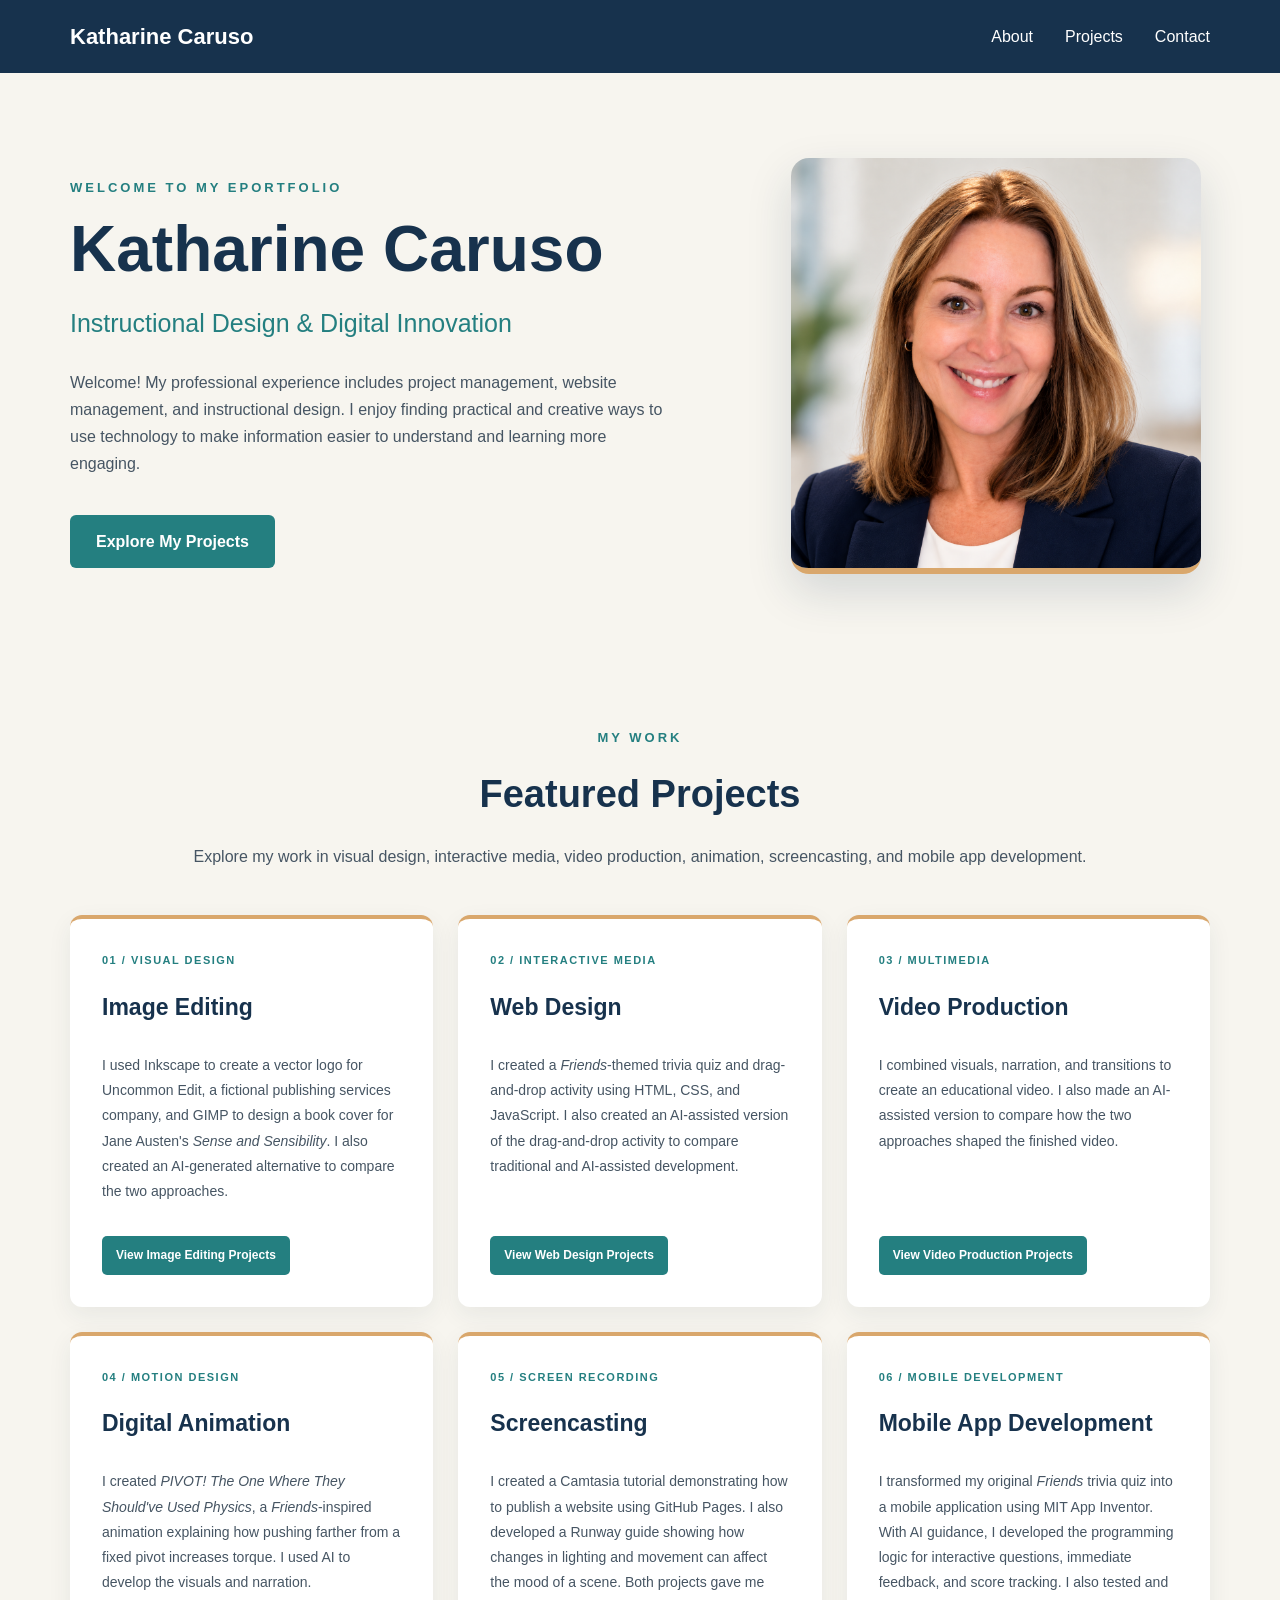
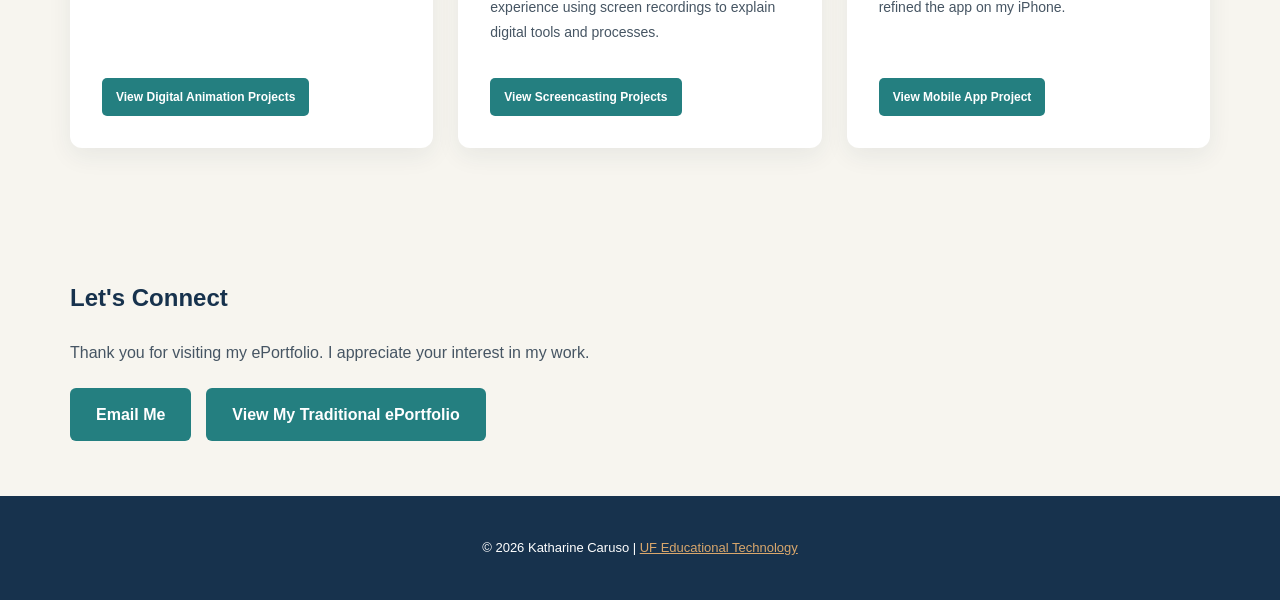
<file: index.html>
<!DOCTYPE html>
<html lang="en">
<head>
    <meta charset="UTF-8">
    <meta name="viewport" content="width=device-width, initial-scale=1.0">
    <title>Katharine Caruso | Instructional Design & Digital Innovation</title>
    <link rel="stylesheet" href="style.css">

    <style>
        #projects .project-card {
            display: flex;
            flex-direction: column;
        }

        #projects .project-card:hover {
            transform: none;
        }

        #projects .project-links {
            margin-top: auto;
            padding-top: 18px;
        }

       #contact .contact-buttons {
    display: flex;
    flex-wrap: wrap;
    gap: 15px;
    margin-top: 22px;
}

#contact .primary-button {
    color: #FFFFFF;
    margin-top: 0;
}

        .site-footer a:link,
        .site-footer a:visited {
            color: var(--gold);
        }
    </style>
</head>

<body>

    <header class="site-header">
        <nav class="navigation">
            <a class="site-name" href="index.html">Katharine Caruso</a>

            <div class="nav-links">
                <a href="#about">About</a>
                <a href="#projects">Projects</a>
                <a href="#contact">Contact</a>
            </div>
        </nav>
    </header>

    <main>
        <section class="hero" id="about">
            <div class="hero-text">
                <p class="eyebrow">WELCOME TO MY EPORTFOLIO</p>

                <h1>Katharine Caruso</h1>

                <h2>Instructional Design &amp; Digital Innovation</h2>

                <p>
                    Welcome! My professional experience includes project
                    management, website management, and instructional design.
                    I enjoy finding practical and creative ways to use
                    technology to make information easier to understand
                    and learning more engaging.
                </p>

                <a class="primary-button" href="#projects">
                    Explore My Projects
                </a>
            </div>

            <div class="hero-photo">
                <img src="kate-headshot.png"
                     alt="Professional portrait of Katharine Caruso">
            </div>
        </section>

        <section class="projects" id="projects">
            <div class="section-heading">
                <p class="eyebrow">MY WORK</p>
                <h2>Featured Projects</h2>
                <p>
                    Explore my work in visual design, interactive media,
                    video production, animation, screencasting, and
                    mobile app development.
                </p>
            </div>

            <div class="project-grid">

                <article class="project-card">
                    <span class="project-number">01 / VISUAL DESIGN</span>
                    <h3>Image Editing</h3>
                    <p>
                        I used Inkscape to create a vector logo for
                        Uncommon Edit, a fictional publishing services
                        company, and GIMP to design a book cover for
                        Jane Austen's <em>Sense and Sensibility</em>.
                        I also created an AI-generated alternative
                        to compare the two approaches.
                    </p>

                    <div class="project-links">
                        <a href="image.html" class="project-link">View Image Editing Projects</a>
                    </div>
                </article>

                <article class="project-card">
                    <span class="project-number">02 / INTERACTIVE MEDIA</span>
                    <h3>Web Design</h3>
                    <p>
                        I created a <em>Friends</em>-themed trivia quiz
                        and drag-and-drop activity using HTML, CSS,
                        and JavaScript. I also created an AI-assisted
                        version of the drag-and-drop activity to compare
                        traditional and AI-assisted development.
                    </p>

                    <div class="project-links">
                        <a href="web.html" class="project-link">View Web Design Projects</a>
                    </div>
                </article>

                <article class="project-card">
                    <span class="project-number">03 / MULTIMEDIA</span>
                    <h3>Video Production</h3>
                    <p>
                        I combined visuals, narration, and transitions
                        to create an educational video. I also made an
                        AI-assisted version to compare how the two
                        approaches shaped the finished video.
                    </p>

                    <div class="project-links">
                        <a href="video.html" class="project-link">View Video Production Projects</a>
                    </div>
                </article>

                <article class="project-card">
                    <span class="project-number">04 / MOTION DESIGN</span>
                    <h3>Digital Animation</h3>
                    <p>
                        I created <em>PIVOT! The One Where They Should've
                        Used Physics</em>, a <em>Friends</em>-inspired
                        animation explaining how pushing farther from
                        a fixed pivot increases torque. I used AI
                        to develop the visuals and narration.
                    </p>

                    <div class="project-links">
                        <a href="animation.html" class="project-link">View Digital Animation Projects</a>
                    </div>
                </article>

                <article class="project-card">
                    <span class="project-number">05 / SCREEN RECORDING</span>
                    <h3>Screencasting</h3>
                    <p>
                        I created a Camtasia tutorial demonstrating
                        how to publish a website using GitHub Pages.
                        I also developed a Runway guide showing how
                        changes in lighting and movement can affect
                        the mood of a scene. Both projects gave me
                        experience using screen recordings to explain
                        digital tools and processes.
                    </p>

                    <div class="project-links">
                        <a href="screencast.html" class="project-link">View Screencasting Projects</a>
                    </div>
                </article>

                <article class="project-card">
                    <span class="project-number">06 / MOBILE DEVELOPMENT</span>
                    <h3>Mobile App Development</h3>
                    <p>
                        I transformed my original <em>Friends</em>
                        trivia quiz into a mobile application using
                        MIT App Inventor. With AI guidance, I developed
                        the programming logic for interactive questions,
                        immediate feedback, and score tracking. I also
                        tested and refined the app on my iPhone.
                    </p>

                    <div class="project-links">
                        <a href="mobile-app.html" class="project-link">View Mobile App Project</a>
                    </div>
                </article>

            </div>
        </section>

        <section class="contact" id="contact">
            <h2>Let's Connect</h2>
            <p>
              
        Thank you for visiting my ePortfolio.
        I appreciate your interest in my work.
    </p>

    <div class="contact-buttons">
        <a class="primary-button"
           href="mailto:katharinecaruso@ufl.edu">
            Email Me
        </a>

     <a class="primary-button"
   href="https://katecaruso.github.io/">
    View My Traditional ePortfolio
</a>
    </div>
</section>

    </main>

    <footer class="site-footer">
        <p>
            &copy; 2026 Katharine Caruso |
            <a href="https://education.ufl.edu/educational-technology/">
                UF Educational Technology
            </a>
        </p>
    </footer>

</body>
</html>
</file>
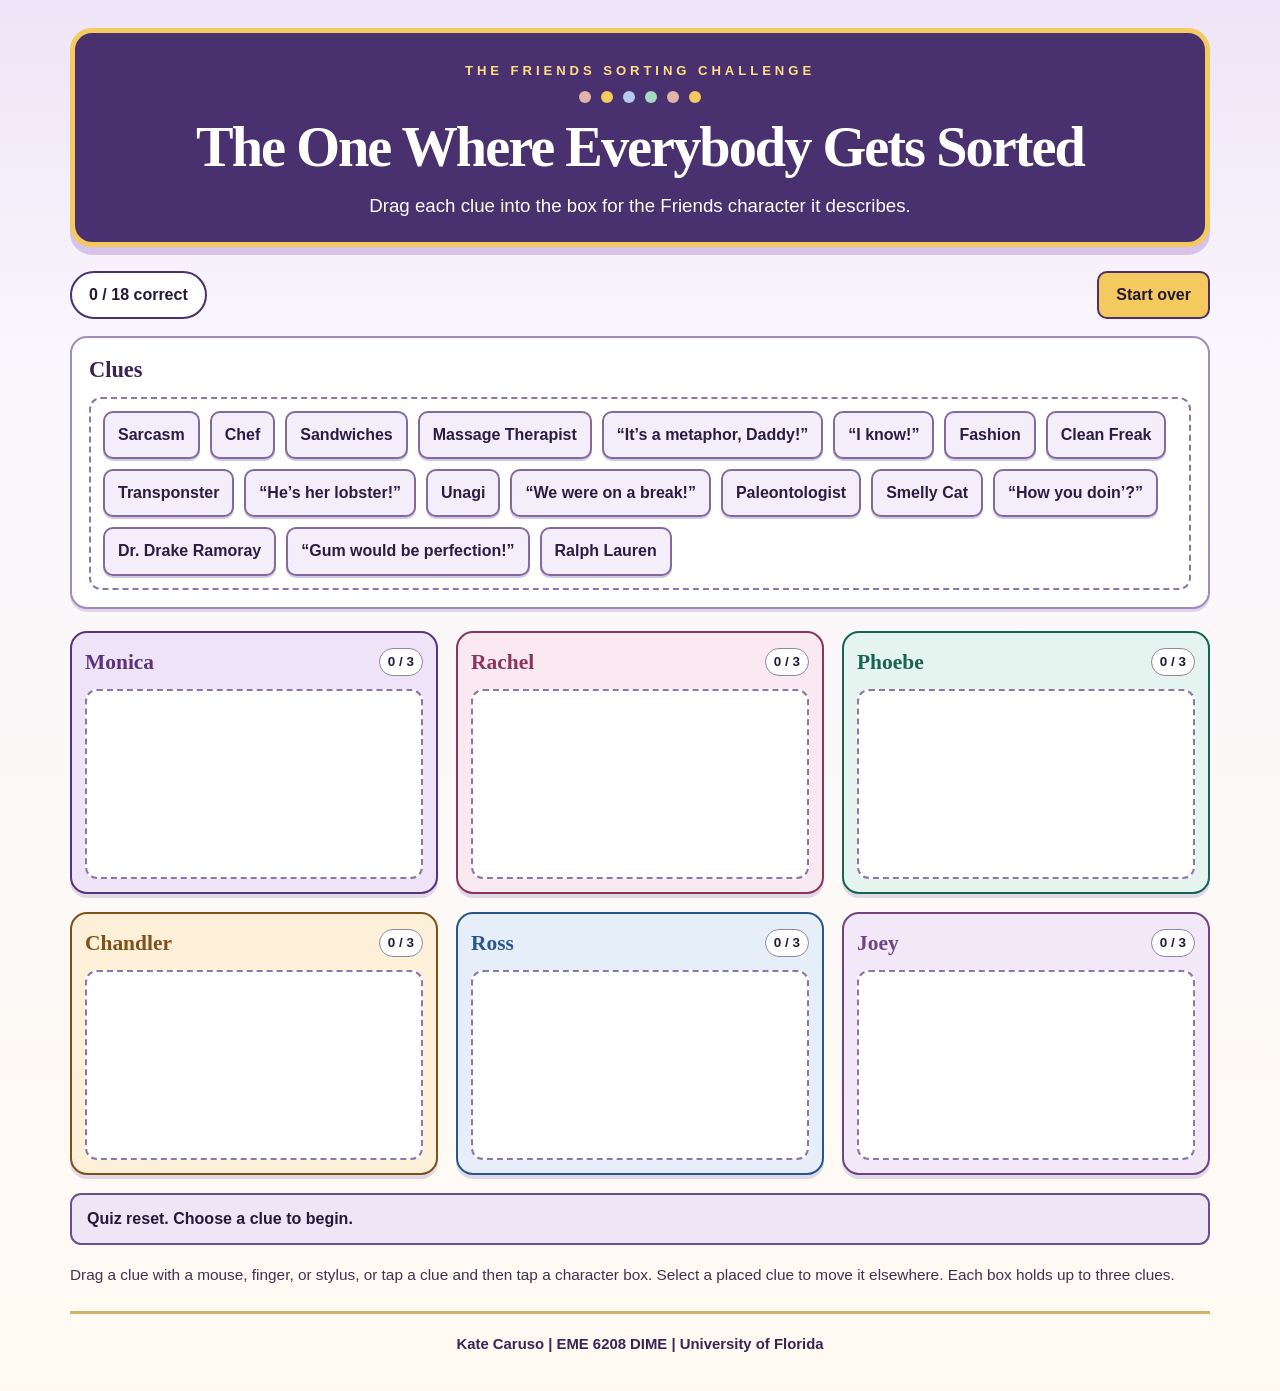
<file: friends-drag-drop-ai/index.html>
<!doctype html>
<html lang="en">
<head>
<meta charset="utf-8"><meta name="viewport" content="width=device-width,initial-scale=1">
<title>The One Where Everybody Gets Sorted</title>
<style>
:root{color-scheme:light;--ink:#241a36;--purple:#49306e;--lavender:#eee5f7;--gold:#f4c95d;--focus:#143f8c;--border:#786493;font-family:Trebuchet MS,Arial,sans-serif;color:var(--ink);background:#f8f5fc}
*{box-sizing:border-box}html{scroll-behavior:smooth}body{margin:0;line-height:1.5;background:linear-gradient(180deg,#eee4f7 0,#faf7fd 370px,#fffaf1 100%)}
main{max-width:1180px;margin:auto;padding:28px 20px 36px}.masthead{background:#49306e;color:#fff;text-align:center;border:5px solid #f4c95d;border-radius:22px;padding:28px 18px 22px;box-shadow:0 8px 0 #d7c3e8;margin-bottom:24px}.eyebrow{font-weight:800;letter-spacing:.3em;text-transform:uppercase;color:#ffdf83;font-size:.82rem;margin:0 0 10px}.dots{display:flex;justify-content:center;gap:10px;margin-bottom:12px}.dots span{width:12px;height:12px;border-radius:50%;background:#e3b3a8}.dots span:nth-child(2){background:#f4c95d}.dots span:nth-child(3){background:#b5c9ef}.dots span:nth-child(4){background:#a4d8c1}.dots span:nth-child(5){background:#e3b3a8}.dots span:nth-child(6){background:#f4c95d}
h1{font-family:Georgia,Times New Roman,serif;font-weight:800;letter-spacing:-.035em;font-size:clamp(2rem,4.4vw,3.65rem);line-height:1.14;margin:0 0 13px;text-wrap:balance}.instructions{font-size:clamp(1rem,2vw,1.17rem);margin:0;color:#fff}.toolbar{display:flex;justify-content:space-between;align-items:center;gap:12px;flex-wrap:wrap;margin:0 0 17px}.score{background:#fff;border:2px solid #49306e;padding:10px 17px;border-radius:100px;font-weight:800}button{font:inherit;font-weight:800;cursor:pointer;border-radius:10px;border:2px solid #49306e;background:#f4c95d;color:#241a36;padding:10px 17px;min-height:44px}button:hover{background:#ffe2a0}button:focus-visible,.clue:focus-visible,.zone:focus-visible,.bank:focus-visible{outline:4px solid var(--focus);outline-offset:3px}
h2{font-family:Georgia,Times New Roman,serif}.bank-section{background:#fff;border:2px solid #a08bbd;border-radius:17px;padding:15px 17px 17px;margin-bottom:22px;box-shadow:0 3px 0 #e1d4ef}.bank-section h2{margin:0 0 10px;color:#392456;font-size:1.4rem}.bank,.zone{border:2px dashed #8c76ab;border-radius:12px;background:#fff;padding:12px;min-height:96px}.bank{display:flex;flex-wrap:wrap;gap:10px}.bank:empty:after{content:'All clues have been placed.';color:#51445f}.grid{display:grid;grid-template-columns:repeat(3,minmax(0,1fr));gap:18px}.category{border:2px solid var(--character);background:var(--tint);border-radius:17px;padding:13px;min-width:0;box-shadow:0 4px 0 #e1d8e8}.category h2{display:flex;justify-content:space-between;align-items:center;gap:8px;font-size:1.34rem;margin:0 0 11px;color:var(--character);font-weight:800}.count{font-family:Trebuchet MS,Arial,sans-serif;font-size:.84rem;font-weight:800;color:var(--ink);background:#fff;border:1px solid #9386a0;border-radius:30px;padding:3px 8px;white-space:nowrap}.zone{display:flex;flex-direction:column;gap:9px;min-height:190px}.zone.over,.bank.over{border-color:#143f8c;background:#e9f0ff;box-shadow:inset 0 0 0 2px #143f8c}.zone.full{border-style:solid}
.category[data-character=Monica]{--character:#5a327e;--tint:#efe4f7}.category[data-character=Rachel]{--character:#8b345c;--tint:#fae9f0}.category[data-character=Phoebe]{--character:#176452;--tint:#e5f4ee}.category[data-character=Chandler]{--character:#805019;--tint:#fcf0d9}.category[data-character=Ross]{--character:#28578b;--tint:#e6eff9}.category[data-character=Joey]{--character:#704382;--tint:#f2e8f7}
.clue{border:2px solid #806a9e;border-radius:10px;padding:11px 13px;min-height:44px;background:#f4eefb;color:#2b1c42;cursor:grab;user-select:none;touch-action:none;overflow-wrap:anywhere;line-height:1.4;font-weight:700;box-shadow:0 2px 0 #d4c6e2}.clue:hover{border-color:#49306e;background:#ebe0f7}.clue.correct{background:#dcf4e4;border-color:#216d3d;color:#15492b}.clue.incorrect{background:#ffe2e2;border-color:#a32632;color:#7b1721}.clue.correct:before{content:'✓ Correct · ';font-weight:800}.clue.incorrect:before{content:'✕ Try again · ';font-weight:800}.clue.dragging{opacity:.35}.drag-ghost{position:fixed;z-index:1000;pointer-events:none;box-shadow:0 10px 28px #0003;max-width:260px;transform:translate(-50%,-50%);touch-action:none}.clue.selected{outline:4px solid var(--focus);outline-offset:2px}.message{min-height:3em;padding:12px 15px;border:2px solid #6b5091;border-radius:11px;background:#eee5f7;margin:18px 0;font-weight:700}.message.warn{background:#fff0d5;border-color:#9a6415;color:#6d4107}.success{background:#dcf4e4;color:#15492b;border:2px solid #216d3d;border-radius:12px;padding:19px;text-align:center;font-size:1.2rem;font-weight:800;margin:16px 0}.hint{font-size:.96rem;color:#3e3350;margin:16px 0 20px}.footer{text-align:center;border-top:3px solid #d3b36b;margin-top:25px;padding:19px 0 0;font-size:.93rem;font-weight:700;color:#392456}#status{font-weight:800}#announce{position:absolute;width:1px;height:1px;overflow:hidden;clip-path:inset(50%)}[hidden]{display:none!important}
@media(max-width:760px){.grid{grid-template-columns:repeat(2,minmax(0,1fr))}main{padding:15px 12px 25px}.masthead{padding:23px 14px}}@media(max-width:490px){.grid{grid-template-columns:1fr}.category{padding:12px}.zone{min-height:115px}.toolbar{align-items:stretch}.toolbar>*{flex:1;text-align:center}.bank{gap:8px}}@media(prefers-reduced-motion:reduce){html{scroll-behavior:auto}}@media(forced-colors:active){.category,.clue,.zone,.bank,button{forced-color-adjust:auto;border-style:solid}.clue.correct:before,.clue.incorrect:before{forced-color-adjust:auto}}
</style>
</head>
<body><main>
<header class="masthead"><p class="eyebrow">The Friends Sorting Challenge</p><div class="dots" aria-hidden="true"><span></span><span></span><span></span><span></span><span></span><span></span></div><h1>The One Where Everybody Gets Sorted</h1><p class="instructions">Drag each clue into the box for the Friends character it describes.</p></header>
<div class="toolbar"><strong id="status" class="score" aria-live="polite">0 of 18 correctly sorted</strong><button id="reset" type="button">Start over</button></div>
<section class="bank-section" aria-label="Clue bank"><h2>Clues</h2><div class="bank" id="bank" data-target="bank" tabindex="0" aria-label="Unsorted clues"></div></section>
<section aria-label="Character categories" class="grid" id="grid"></section>
<p id="feedback" class="message" role="status" aria-live="polite">Choose a clue to begin.</p><div id="success" class="success" hidden>🎉 Congratulations! You sorted all 18 clues correctly!</div><p class="hint">Drag a clue with a mouse, finger, or stylus, or tap a clue and then tap a character box. Select a placed clue to move it elsewhere. Each box holds up to three clues.</p>
<p id="announce" role="status" aria-live="polite"></p><footer class="footer">Kate Caruso | EME 6208 DIME | University of Florida</footer>
</main><script>
'use strict';
const categories=[
{name:'Monica',clues:['Chef','Clean Freak','“I know!”']},
{name:'Rachel',clues:['Fashion','Ralph Lauren','“It’s a metaphor, Daddy!”']},
{name:'Phoebe',clues:['Massage Therapist','Smelly Cat','“He’s her lobster!”']},
{name:'Chandler',clues:['Transponster','Sarcasm','“Gum would be perfection!”']},
{name:'Ross',clues:['Paleontologist','Unagi','“We were on a break!”']},
{name:'Joey',clues:['Dr. Drake Ramoray','Sandwiches','“How you doin’?”']}
];
const bank=document.querySelector('#bank'),grid=document.querySelector('#grid'),status=document.querySelector('#status'),announce=document.querySelector('#announce'),feedback=document.querySelector('#feedback'),success=document.querySelector('#success');let selected=null;let pointerDrag=null;let suppressClickUntil=0;
function shuffle(a){for(let i=a.length-1;i>0;i--){const j=Math.floor(Math.random()*(i+1));[a[i],a[j]]=[a[j],a[i]]}return a}
function build(){grid.replaceChildren();categories.forEach(cat=>{const section=document.createElement('section');section.className='category';section.dataset.character=cat.name;const h=document.createElement('h2');h.textContent=cat.name+' ';const count=document.createElement('span');count.className='count';count.textContent='0 / 3';h.append(count);const zone=document.createElement('div');zone.className='zone';zone.dataset.target=cat.name;zone.tabIndex=0;zone.setAttribute('role','group');zone.setAttribute('aria-label',cat.name+' drop box, maximum three clues');section.append(h,zone);grid.append(section)});}
function move(clue,target){if(!clue||!target)return;const origin=clue.parentElement;if(target!==bank&&target.children.length>=3&&origin!==target){tell('That box is full (3 of 3). Move a clue out before adding another.',true);return}target.append(clue);selected=null;document.querySelectorAll('.clue.selected').forEach(c=>c.classList.remove('selected'));update();tell(target===bank?'Clue returned to the bank.':clue.textContent+(clue.dataset.answer===target.dataset.target?' is correct in ':' is incorrect in ')+target.dataset.target+'.')}
function update(){let correct=0;document.querySelectorAll('.clue').forEach(c=>{const dest=c.parentElement.dataset.target;c.classList.toggle('correct',dest!=='bank'&&dest===c.dataset.answer);c.classList.toggle('incorrect',dest!=='bank'&&dest!==c.dataset.answer);if(dest!=='bank'&&dest===c.dataset.answer)correct++});document.querySelectorAll('.category').forEach(s=>{const n=s.querySelector('.zone').children.length;s.querySelector('.count').textContent=n+' / 3';s.querySelector('.zone').classList.toggle('full',n===3)});status.textContent=correct+' / 18 correct';success.hidden=correct!==18;if(correct===18)tell('Congratulations! Every clue is in the correct box!')}
function tell(message,warning=false){feedback.textContent=message;feedback.classList.toggle('warn',warning);announce.textContent=message}
function reset(){if(pointerDrag?.ghost)pointerDrag.ghost.remove();pointerDrag=null;selected=null;bank.replaceChildren();const all=shuffle(categories.flatMap(c=>c.clues.map((label,i)=>({label,answer:c.name,id:c.name+'-'+i}))));all.forEach(item=>{const el=document.createElement('div');el.className='clue';el.textContent=item.label;el.dataset.answer=item.answer;el.id=item.id;el.draggable=false;el.tabIndex=0;el.setAttribute('role','button');el.setAttribute('aria-label',item.label+', select to move');bank.append(el)});document.querySelectorAll('.zone').forEach(z=>z.replaceChildren());update();tell('Quiz reset. Choose a clue to begin.')}
build();reset();
document.addEventListener('dragstart',e=>{const c=e.target.closest('.clue');if(!c)return;selected=c;c.classList.add('selected');e.dataTransfer.setData('text/plain',c.id);e.dataTransfer.effectAllowed='move'});
document.addEventListener('dragend',()=>document.querySelectorAll('.over').forEach(e=>e.classList.remove('over')));
document.addEventListener('dragover',e=>{const t=e.target.closest('[data-target]');if(!t)return;e.preventDefault();e.dataTransfer.dropEffect='move';t.classList.add('over')});
document.addEventListener('dragleave',e=>{const t=e.target.closest('[data-target]');if(t&&!t.contains(e.relatedTarget))t.classList.remove('over')});
document.addEventListener('drop',e=>{const t=e.target.closest('[data-target]');if(!t)return;e.preventDefault();document.querySelectorAll('.over').forEach(x=>x.classList.remove('over'));move(document.getElementById(e.dataTransfer.getData('text/plain'))||selected,t)});
document.addEventListener('click',e=>{if(Date.now()<suppressClickUntil)return;const c=e.target.closest('.clue');if(c){if(selected===c){c.classList.remove('selected');selected=null}else{document.querySelectorAll('.clue.selected').forEach(x=>x.classList.remove('selected'));selected=c;c.classList.add('selected');tell(c.textContent+' selected. Choose a character box or the clue bank.')}return}const t=e.target.closest('[data-target]');if(t&&selected)move(selected,t)});
document.addEventListener('keydown',e=>{if(e.key!=='Enter'&&e.key!==' ')return;const el=e.target;if(el.matches('.clue,[data-target]')){e.preventDefault();el.click()}});
// Pointer Events handle finger, stylus, and mouse dragging consistently.
// The same pointer behavior works with mouse, touch, and stylus; native drag is disabled to prevent duplicate events.
document.addEventListener('pointerdown',e=>{
 const card=e.target.closest('.clue');if(!card||e.button!==0)return;
 if(pointerDrag)return;pointerDrag={card,id:e.pointerId,startX:e.clientX,startY:e.clientY,active:false,ghost:null};
});
document.addEventListener('pointermove',e=>{
 const d=pointerDrag;if(!d||e.pointerId!==d.id)return;
 if(!d.active&&Math.hypot(e.clientX-d.startX,e.clientY-d.startY)>9){
  d.active=true;selected=d.card;d.card.classList.add('dragging');
  d.ghost=d.card.cloneNode(true);d.ghost.removeAttribute('id');d.ghost.classList.add('drag-ghost');d.ghost.classList.remove('dragging');document.body.append(d.ghost);
 }
 if(!d.active)return;
 if(e.cancelable)e.preventDefault();
 d.ghost.style.left=e.clientX+'px';d.ghost.style.top=e.clientY+'px';
 document.querySelectorAll('.over').forEach(x=>x.classList.remove('over'));
 const target=document.elementFromPoint(e.clientX,e.clientY)?.closest('[data-target]');if(target)target.classList.add('over');
},{passive:false});
function endPointer(e,cancel=false){
 const d=pointerDrag;if(!d||e.pointerId!==d.id)return;pointerDrag=null;
 if(!d.active)return;
 suppressClickUntil=Date.now()+450;
 d.ghost?.remove();d.card.classList.remove('dragging');
 document.querySelectorAll('.over').forEach(x=>x.classList.remove('over'));
 if(cancel)return;
 const target=document.elementFromPoint(e.clientX,e.clientY)?.closest('[data-target]');
 if(target)move(d.card,target);else tell('Drop the clue into a character box or the clue bank.');
}
document.addEventListener('pointerup',e=>endPointer(e));
document.addEventListener('pointercancel',e=>endPointer(e,true));
document.querySelector('#reset').addEventListener('click',reset);
</script></body></html>
</file>
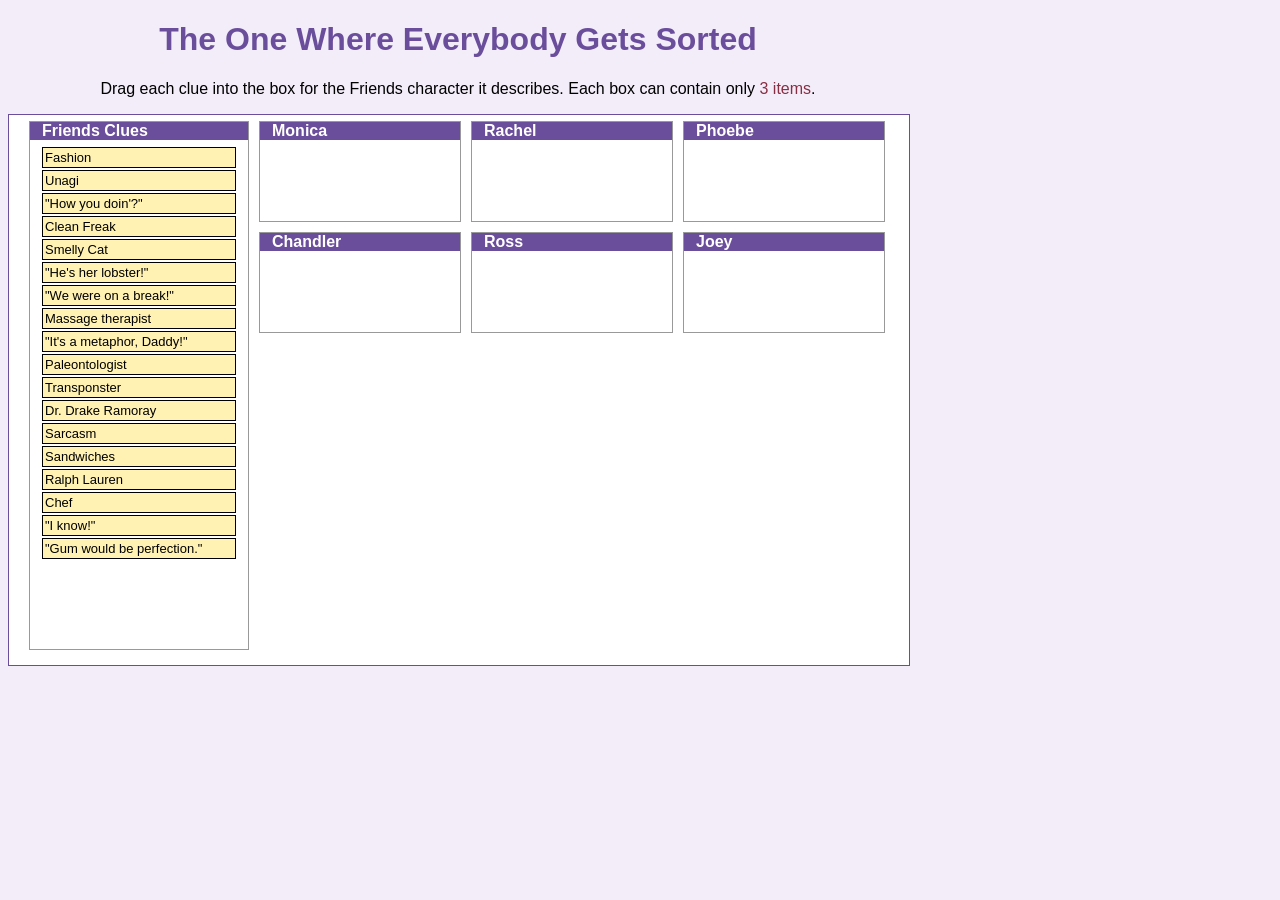
<file: friends-drag-drop/index.html>
<!DOCTYPE HTML PUBLIC "-//W3C//DTD HTML 4.01//EN" "http://www.w3.org/TR/html4/strict.dtd">
<html>

<head>
<meta http-equiv="content-type" content="text/html; charset=UTF-8">

	<title>Drag and Drop Quiz</title>
	
	 <link rel="stylesheet" href="style.css">
	
	
	<script type="text/javascript">
	
	
	/* VARIABLES YOU COULD MODIFY */
	var boxSizeArray = [3,3,3,3,3,3,3];	// Array indicating how many items there is room for in the right column ULs
	
	var arrow_offsetX = -5;	// Offset X - position of small arrow
	var arrow_offsetY = 0;	// Offset Y - position of small arrow
	
	var arrow_offsetX_firefox = -6;	// Firefox - offset X small arrow
	var arrow_offsetY_firefox = -13; // Firefox - offset Y small arrow
	
	var verticalSpaceBetweenListItems = 3;	// Pixels space between one <li> and next	
											// Same value or higher as margin bottom in CSS for #dhtmlgoodies_dragDropContainer ul li,#dragContent li
	
											
	var initShuffleItems = true;	// Shuffle items before staring

	var indicateDestionationByUseOfArrow = true;	// Display arrow to indicate where object will be dropped(false = use rectangle)
	
	
	var lockedAfterDrag = false;	/* Lock items after they have been dragged, i.e. the user get's only one shot for the correct answer */
	
	
	/* END VARIABLES YOU COULD MODIFY */
	
	var dragDropTopContainer = false;
	var dragTimer = -1;
	var dragContentObj = false;
	var contentToBeDragged = false;	// Reference to dragged <li>
	var contentToBeDragged_src = false;	// Reference to parent of <li> before drag started
	var contentToBeDragged_next = false; 	// Reference to next sibling of <li> to be dragged
	var destinationObj = false;	// Reference to <UL> or <LI> where element is dropped.
	var dragDropIndicator = false;	// Reference to small arrow indicating where items will be dropped
	var ulPositionArray = new Array();
	var mouseoverObj = false;	// Reference to highlighted DIV
	
	var MSIE = navigator.userAgent.indexOf('MSIE')>=0?true:false;
	var navigatorVersion = navigator.appVersion.replace(/.*?MSIE (\d\.\d).*/g,'$1')/1;
	var destinationBoxes = new Array();
	var indicateDestinationBox = false;
		
	function getTopPos(inputObj)
	{		
	  var returnValue = inputObj.offsetTop;
	  while((inputObj = inputObj.offsetParent) != null){
	  	if(inputObj.tagName!='HTML')returnValue += inputObj.offsetTop;
	  }
	  return returnValue;
	}
	
	function getLeftPos(inputObj)
	{
	  var returnValue = inputObj.offsetLeft;
	  while((inputObj = inputObj.offsetParent) != null){
	  	if(inputObj.tagName!='HTML')returnValue += inputObj.offsetLeft;
	  }
	  return returnValue;
	}
		
	function cancelEvent()
	{
		return false;
	}
	function initDrag(e)	// Mouse button is pressed down on a LI
	{
		if(document.all)e = event;
		if(lockedAfterDrag && this.parentNode.id!='allItems')return;
		var st = Math.max(document.body.scrollTop,document.documentElement.scrollTop);
		var sl = Math.max(document.body.scrollLeft,document.documentElement.scrollLeft);
		
		
		
		dragTimer = 0;
		dragContentObj.style.left = e.clientX + sl + 'px';
		dragContentObj.style.top = e.clientY + st + 'px';
		contentToBeDragged = this;
		contentToBeDragged_src = this.parentNode;
		contentToBeDragged_next = false;
		if(this.nextSibling){
			contentToBeDragged_next = this.nextSibling;
			if(!this.tagName && contentToBeDragged_next.nextSibling)contentToBeDragged_next = contentToBeDragged_next.nextSibling;
		}
		timerDrag();
		return false;
	}
	
	function everythingIsCorrect()
	{
		alert('Congratulations! Everything is correct');		
	}
	
	
	function timerDrag()
	{
		if(dragTimer>=0 && dragTimer<10){
			dragTimer++;
			setTimeout('timerDrag()',10);
			return;
		}
		if(dragTimer==10){
			dragContentObj.style.display='block';
			dragContentObj.appendChild(contentToBeDragged);
		}
	}
	
	function moveDragContent(e)
	{
		if(dragTimer<10){
			if(contentToBeDragged){
				if(contentToBeDragged_next){
					contentToBeDragged_src.insertBefore(contentToBeDragged,contentToBeDragged_next);
				}else{
					contentToBeDragged_src.appendChild(contentToBeDragged);
				}	
			}
			return;
		}
		if(document.all)e = event;
		var st = Math.max(document.body.scrollTop,document.documentElement.scrollTop);
		var sl = Math.max(document.body.scrollLeft,document.documentElement.scrollLeft);
		
		
		dragContentObj.style.left = e.clientX + sl + 'px';
		dragContentObj.style.top = e.clientY + st + 'px';
		
		if(mouseoverObj)mouseoverObj.className='';
		destinationObj = false;
		dragDropIndicator.style.display='none';
		if(indicateDestinationBox)indicateDestinationBox.style.display='none';
		var x = e.clientX + sl;
		var y = e.clientY + st;
		var width = dragContentObj.offsetWidth;
		var height = dragContentObj.offsetHeight;
		
		var tmpOffsetX = arrow_offsetX;
		var tmpOffsetY = arrow_offsetY;
		if(!document.all){
			tmpOffsetX = arrow_offsetX_firefox;
			tmpOffsetY = arrow_offsetY_firefox;
		}

		for(var no=0;no<ulPositionArray.length;no++){
			var ul_leftPos = ulPositionArray[no]['left'];	
			var ul_topPos = ulPositionArray[no]['top'];	
			var ul_height = ulPositionArray[no]['height'];
			var ul_width = ulPositionArray[no]['width'];
			
			if((x+width) > ul_leftPos && x<(ul_leftPos + ul_width) && (y+height)> ul_topPos && y<(ul_topPos + ul_height)){
				var noExisting = ulPositionArray[no]['obj'].getElementsByTagName('LI').length;
				if(indicateDestinationBox && indicateDestinationBox.parentNode==ulPositionArray[no]['obj'])noExisting--;
				if(noExisting<boxSizeArray[no-1] || no==0){
					dragDropIndicator.style.left = ul_leftPos + tmpOffsetX + 'px';
					var subLi = ulPositionArray[no]['obj'].getElementsByTagName('LI');
					for(var liIndex=0;liIndex<subLi.length;liIndex++){
						var tmpTop = getTopPos(subLi[liIndex]);
						if(!indicateDestionationByUseOfArrow){
							if(y<tmpTop){
								destinationObj = subLi[liIndex];
								indicateDestinationBox.style.display='block';
								subLi[liIndex].parentNode.insertBefore(indicateDestinationBox,subLi[liIndex]);
								break;
							}
						}else{							
							if(y<tmpTop){
								destinationObj = subLi[liIndex];
								dragDropIndicator.style.top = tmpTop + tmpOffsetY - Math.round(dragDropIndicator.clientHeight/2) + 'px';
								dragDropIndicator.style.display='block';
								break;
							}	
						}					
					}
					
					if(!indicateDestionationByUseOfArrow){
						if(indicateDestinationBox.style.display=='none'){
							indicateDestinationBox.style.display='block';
							ulPositionArray[no]['obj'].appendChild(indicateDestinationBox);
						}
						
					}else{
						if(subLi.length>0 && dragDropIndicator.style.display=='none'){
							dragDropIndicator.style.top = getTopPos(subLi[subLi.length-1]) + subLi[subLi.length-1].offsetHeight + tmpOffsetY + 'px';
							dragDropIndicator.style.display='block';
						}
						if(subLi.length==0){
							dragDropIndicator.style.top = ul_topPos + arrow_offsetY + 'px'
							dragDropIndicator.style.display='block';
						}
					}
					
					if(!destinationObj)destinationObj = ulPositionArray[no]['obj'];
					mouseoverObj = ulPositionArray[no]['obj'].parentNode;
					mouseoverObj.className='mouseover';
					return;
				}
			}
		}
	}
	
	function checkAnswers()
	{
		
		for(var no=0;no<destinationBoxes.length;no++){
			var subLis = destinationBoxes[no].getElementsByTagName('LI');
			if(subLis.length<boxSizeArray[no])return;	
			
			for(var no2=0;no2<subLis.length;no2++){
				if(subLis[no2].className=='wrongAnswer')return;
			}		
		}
		
		everythingIsCorrect();
		
		
	}
	
	
	/* End dragging 
	Put <LI> into a destination or back to where it came from.
	*/	
	function dragDropEnd(e)
	{
		if(dragTimer==-1)return;
		if(dragTimer<10){
			dragTimer = -1;
			return;
		}
		dragTimer = -1;
		if(document.all)e = event;		
		if(destinationObj){
			var groupId = contentToBeDragged.getAttribute('groupId');
			if(!groupId)groupId = contentToBeDragged.groupId;
			
			var destinationToCheckOn = destinationObj;
			if(destinationObj.tagName!='UL'){
				destinationToCheckOn = destinationObj.parentNode;
			}
			
			var answerCheck = false;
			if(groupId == destinationToCheckOn.id){
				contentToBeDragged.className = 'correctAnswer';		
				answerCheck=true;	
			}else{
				contentToBeDragged.className = 'wrongAnswer';
			}
			if(destinationObj.id=='allItems' || destinationObj.parentNode.id=='allItems')contentToBeDragged.className='';
			
			
			if(destinationObj.tagName=='UL'){
				destinationObj.appendChild(contentToBeDragged);
			}else{
				destinationObj.parentNode.insertBefore(contentToBeDragged,destinationObj);
			}
			mouseoverObj.className='';
			destinationObj = false;
			dragDropIndicator.style.display='none';
			if(indicateDestinationBox){
				indicateDestinationBox.style.display='none';
				document.body.appendChild(indicateDestinationBox);
			}
						
			contentToBeDragged = false;
			
			if(answerCheck)checkAnswers();	
			
			return;
		}	
		if(contentToBeDragged_next){
			contentToBeDragged_src.insertBefore(contentToBeDragged,contentToBeDragged_next);
		}else{
			contentToBeDragged_src.appendChild(contentToBeDragged);
		}
		contentToBeDragged = false;
		dragDropIndicator.style.display='none';
		if(indicateDestinationBox){
			indicateDestinationBox.style.display='none';
			document.body.appendChild(indicateDestinationBox);
			
		}		
		mouseoverObj = false;
		
	}
	
	/* 
	Preparing data to be saved 
	*/
	function saveDragDropNodes()
	{
		var saveString = "";
		var uls = dragDropTopContainer.getElementsByTagName('UL');
		for(var no=0;no<uls.length;no++){	// LOoping through all <ul>
			var lis = uls[no].getElementsByTagName('LI');
			for(var no2=0;no2<lis.length;no2++){
				if(saveString.length>0)saveString = saveString + ";";
				saveString = saveString + uls[no].id + '|' + lis[no2].id;
			}	
		}		
		
		document.getElementById('saveContent').innerHTML = '<h1>Ready to save these nodes:</h1> ' + saveString.replace(/;/g,';<br>') + '<p>Format: ID of ul |(pipe) ID of li;(semicolon)</p><p>You can put these values into a hidden form fields, post it to the server and explode the submitted value there</p>';
		
	}
	
	function initDragDropScript()
	{
		dragContentObj = document.getElementById('dragContent');
		dragDropIndicator = document.getElementById('dragDropIndicator');
		dragDropTopContainer = document.getElementById('dhtmlgoodies_dragDropContainer');
		document.documentElement.onselectstart = cancelEvent;;
		var listItems = dragDropTopContainer.getElementsByTagName('LI');	// Get array containing all <LI>
		var itemHeight = false;
		for(var no=0;no<listItems.length;no++){
			listItems[no].onmousedown = initDrag;
			listItems[no].onselectstart = cancelEvent;
			if(!itemHeight)itemHeight = listItems[no].offsetHeight;
			if(MSIE && navigatorVersion/1<6){
				listItems[no].style.cursor='hand';
			}			
		}
		
		var mainContainer = document.getElementById('dhtmlgoodies_mainContainer');
		var uls = mainContainer.getElementsByTagName('UL');
		itemHeight = itemHeight + verticalSpaceBetweenListItems;
		for(var no=0;no<uls.length;no++){
			uls[no].style.height = itemHeight * boxSizeArray[no]  + 'px';
			destinationBoxes[destinationBoxes.length] = uls[no];
		}
		
		var leftContainer = document.getElementById('dhtmlgoodies_listOfItems');
		var itemBox = leftContainer.getElementsByTagName('UL')[0];
		
		document.documentElement.onmousemove = moveDragContent;	// Mouse move event - moving draggable div
		document.documentElement.onmouseup = dragDropEnd;	// Mouse move event - moving draggable div
		
		var ulArray = dragDropTopContainer.getElementsByTagName('UL');
		for(var no=0;no<ulArray.length;no++){
			ulPositionArray[no] = new Array();
			ulPositionArray[no]['left'] = getLeftPos(ulArray[no]);	
			ulPositionArray[no]['top'] = getTopPos(ulArray[no]);	
			ulPositionArray[no]['width'] = ulArray[no].offsetWidth;
			ulPositionArray[no]['height'] = ulArray[no].clientHeight;
			ulPositionArray[no]['obj'] = ulArray[no];
		}
		
		if(initShuffleItems){
			var allItemsObj = document.getElementById('allItems');
			var initItems = allItemsObj.getElementsByTagName('LI');
			
			for(var no=0;no<(initItems.length*10);no++){
				var itemIndex = Math.floor(Math.random()*initItems.length);
				allItemsObj.appendChild(initItems[itemIndex]);
			}
		}
		if(!indicateDestionationByUseOfArrow){
			indicateDestinationBox = document.createElement('LI');
			indicateDestinationBox.id = 'indicateDestination';
			indicateDestinationBox.style.display='none';
			document.body.appendChild(indicateDestinationBox);
		}		
		
	}
	
	window.onload = initDragDropScript;
	</script>
</head><body>
<h1 style="color: #6B4E9B; text-align:center; width:900px;">The One Where Everybody Gets Sorted</h1>
<p style="width:900px; text-align:center;">Drag each clue into the box for the Friends character it describes. Each box can contain only <span class="style1">3 items</span>.</p>
<div id="dhtmlgoodies_dragDropContainer">
	<div id="topBar">
	<div style="padding-bottom: 5px; width: 728px; height: 1px;">

</script>
	</div>
			
		</div>
	<div id="dhtmlgoodies_listOfItems">
		<div class="">
			<p>Friends Clues</p>		
		<ul id="allItems">
			
			
		<li id="node7" groupid="box2">Fashion</li><li class="" id="node15" groupid="box3">Smelly Cat</li><li class="" id="node19" groupid="box1">"I know!"</li>
		<li id="node9" groupid="box1">Chef</li><li class="" id="node10" groupid="box2">Ralph Lauren</li><li class="" id="node8" groupid="box3">"He's her lobster!"</li><li id="node3" groupid="box2">"It's a metaphor, Daddy!"</li>		<li id="node2" groupid="box3">Massage therapist</li><li id="node16" groupid="box1">Clean Freak</li>
		<li id="node20" groupid="box4">Sarcasm</li><li id="node21" groupid="box4">Transponster</li><li id="node22" groupid="box4">"Gum would be perfection."</li>
		<li id="node23" groupid="box5">Unagi</li><li id="node24" groupid="box5">Paleontologist</li><li id="node25" groupid="box5">"We were on a break!"</li>
		<li id="node26" groupid="box6">Dr. Drake Ramoray</li><li id="node27" groupid="box6">Sandwiches</li><li id="node28" groupid="box6">"How you doin'?"</li>
	</ul>
		</div>
	</div>	
	<div id="dhtmlgoodies_mainContainer">
		<!-- ONE <UL> for each "room" -->
		<div class="">
			<p>Monica</p>
			<ul style="height: 72px;" id="box1">
			</ul>
		</div>
		<div class="">		
			<p>Rachel</p>
			<ul style="height: 72px;" id="box2"></ul>
		</div>
		
		<div>
		  <p >Phoebe</p>
			<ul style="height: 72px;" id="box3"></ul>
		</div>

		<div>
		  <p >Chandler</p>
			<ul style="height: 72px;" id="box4"></ul>
		</div>

		<div>
		  <p >Ross</p>
			<ul style="height: 72px;" id="box5"></ul>
		</div>

		<div>
		  <p >Joey</p>
			<ul style="height: 72px;" id="box6"></ul>
		</div>
			
	</div>
</div>
<ul style="left: 110px; top: 329px; display: block;" id="dragContent"></ul>
<div style="display: none; left: 24px; top: 333px;" id="dragDropIndicator"><img src="insert.gif"></div>
<div id="saveContent"></div>

</span></body></html>
</file>
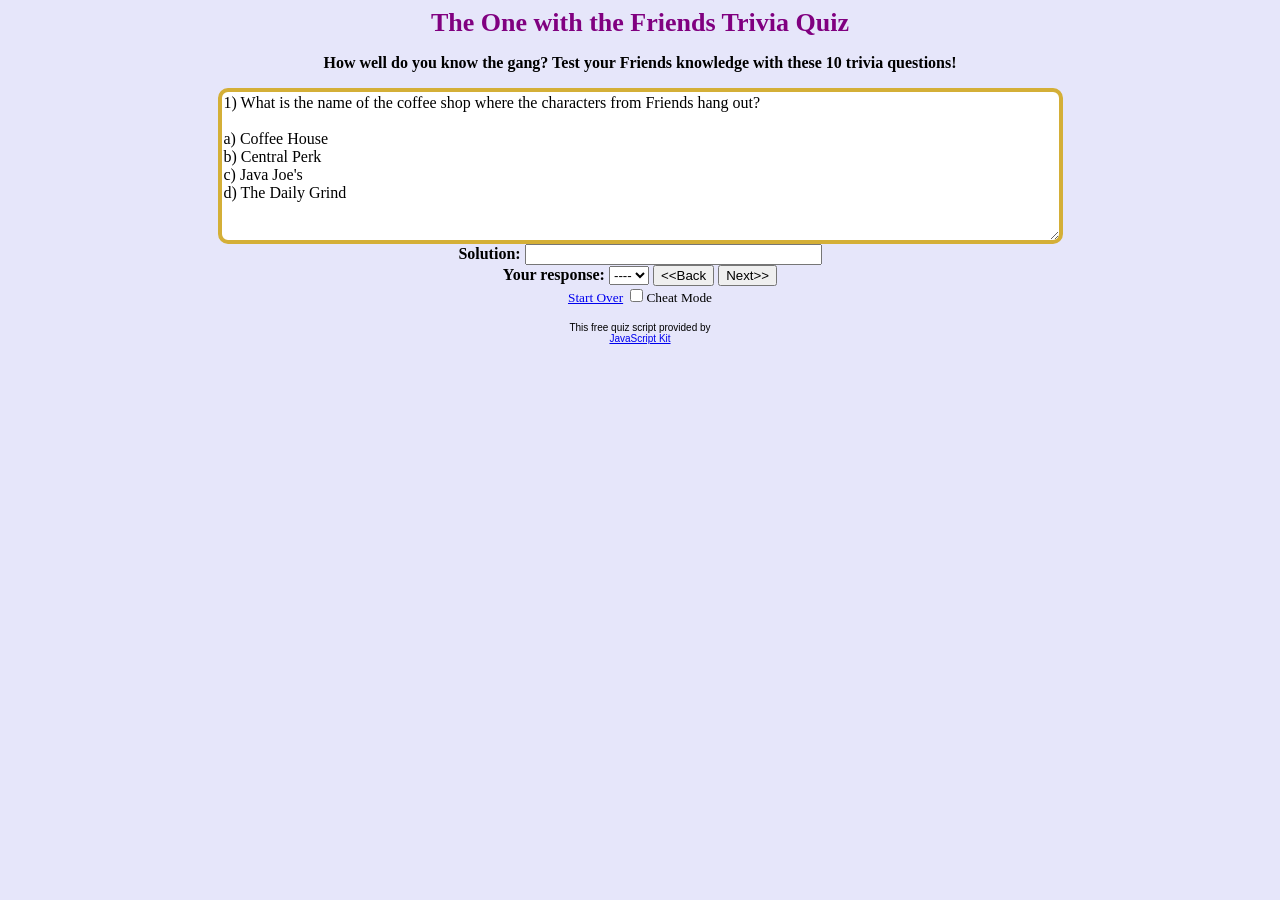
<file: friends-quiz/index.html>
<html>
    <head><title>Friends Trivia Quiz</title>
    <script src="pop.js"></script>
    </head>

    <body style="background-color: lavender;"><div align="left">


<table border="0" cellspacing="0" cellpadding="0" width="100%">
  <tr>
    <td width="50%"><form method="POST" name="instantquiz">
      <table border="0" width="100%" cellspacing="0" cellpadding="0">
        <caption style="font-size: 26px; color: purple;"><strong>The One with the Friends Trivia Quiz</strong>
            <p style="text-align: center; color: black; font-size: 16px; font-weight: bold;">How well do you know the gang? Test your Friends knowledge with these 10 trivia questions!</p></caption>
        <tr>
          <td width="100%"><div align="center"><center><p><textarea style="font-size: 16px; font-family: Georgia, serif; border:4px solid #D4AF37; border-radius: 10px;" rows="8" name="thequestion"
          cols="90" wrap="virtual"></textarea></td>
        </tr>
        <tr align="center">
          <td width="50%"><div align="center"><center><p><strong style="font-size: 16px;">Solution: </strong><input
          type="text" name="thesolution" size="35"></td>
        </tr>
        <tr align="center" style="height: 40px;">
          <td width="100%"><div align="center"><center><p><strong style="font-size: 16px;">Your response:</strong> <select
          name="theresponse" size="1" onChange="responses()">
            <option value="-----">----</option>
            <option value="a">a</option>
            <option value="b">b</option>
            <option value="c">c</option>
            <option value="d">d</option>
          </select> <input type="button" value="&lt;&lt;Back" name="B1"
          onClick="if (whichone&gt;1){whichone--;generatequestions()}"> <input type="button"
          value="Next&gt;&gt;" name="B2"
          onClick="if (whichone&lt;=total){whichone++;generatequestions()}"><br>
          <small><a href="#" onClick="whichone=1;generatequestions();return false">Start Over</a> </small><input
          type="checkbox" name="cmode" value="ON"><small>Cheat Mode</small><p align="center"><font face="arial" size="-2">This free quiz script provided by</font><br> <font face="arial, helvetica" size="-2"><a href="http://javascriptkit.com">JavaScript Kit</a></font></p></td>
        </tr>
      </table>
    </form>
    </td>
  </tr>
</table>
</div>

<script src="pop.js">

/*
Instant-grading multiple choice quiz-
By JavaScript Kit (javascriptkit.com)
Over 200+ free scripts here!
*/

</script>
<script language="JavaScript1.1">
var whichone=1
var tempmn=document.instantquiz.thequestion
function generatequestions(){
document.instantquiz.theresponse.selectedIndex=0
if (!document.instantquiz.cmode.checked||whichone>=total+1||whichone<=0)
document.instantquiz.thesolution.value=''
if (whichone>=total+1)
tempmn.value="End of quiz"
else{
tempmn.value=whichone+")"+question[whichone]+"\n\n"+"a)"+eval('choice'+whichone+'[1]')+"\n"+"b)"+eval('choice'+whichone+'[2]')+"\n"+"c)"+eval('choice'+whichone+'[3]')+"\n"+"d)"+eval('choice'+whichone+'[4]')
if (document.instantquiz.cmode.checked)
document.instantquiz.thesolution.value=solution[whichone]
}
}

function responses(){
var temp2=document.instantquiz.theresponse
var temp3=temp2.options[temp2.selectedIndex].text
if (temp3!=solution[whichone]&&temp2.selectedIndex!=0)
document.instantquiz.thesolution.value="Sorry, the correct answer is "+solution[whichone]
else if(temp2.selectedIndex!=0)
document.instantquiz.thesolution.value=compliments[Math.floor(Math.random()*compliments.length)]
}

generatequestions()
</script>
</body>

</html>
</file>
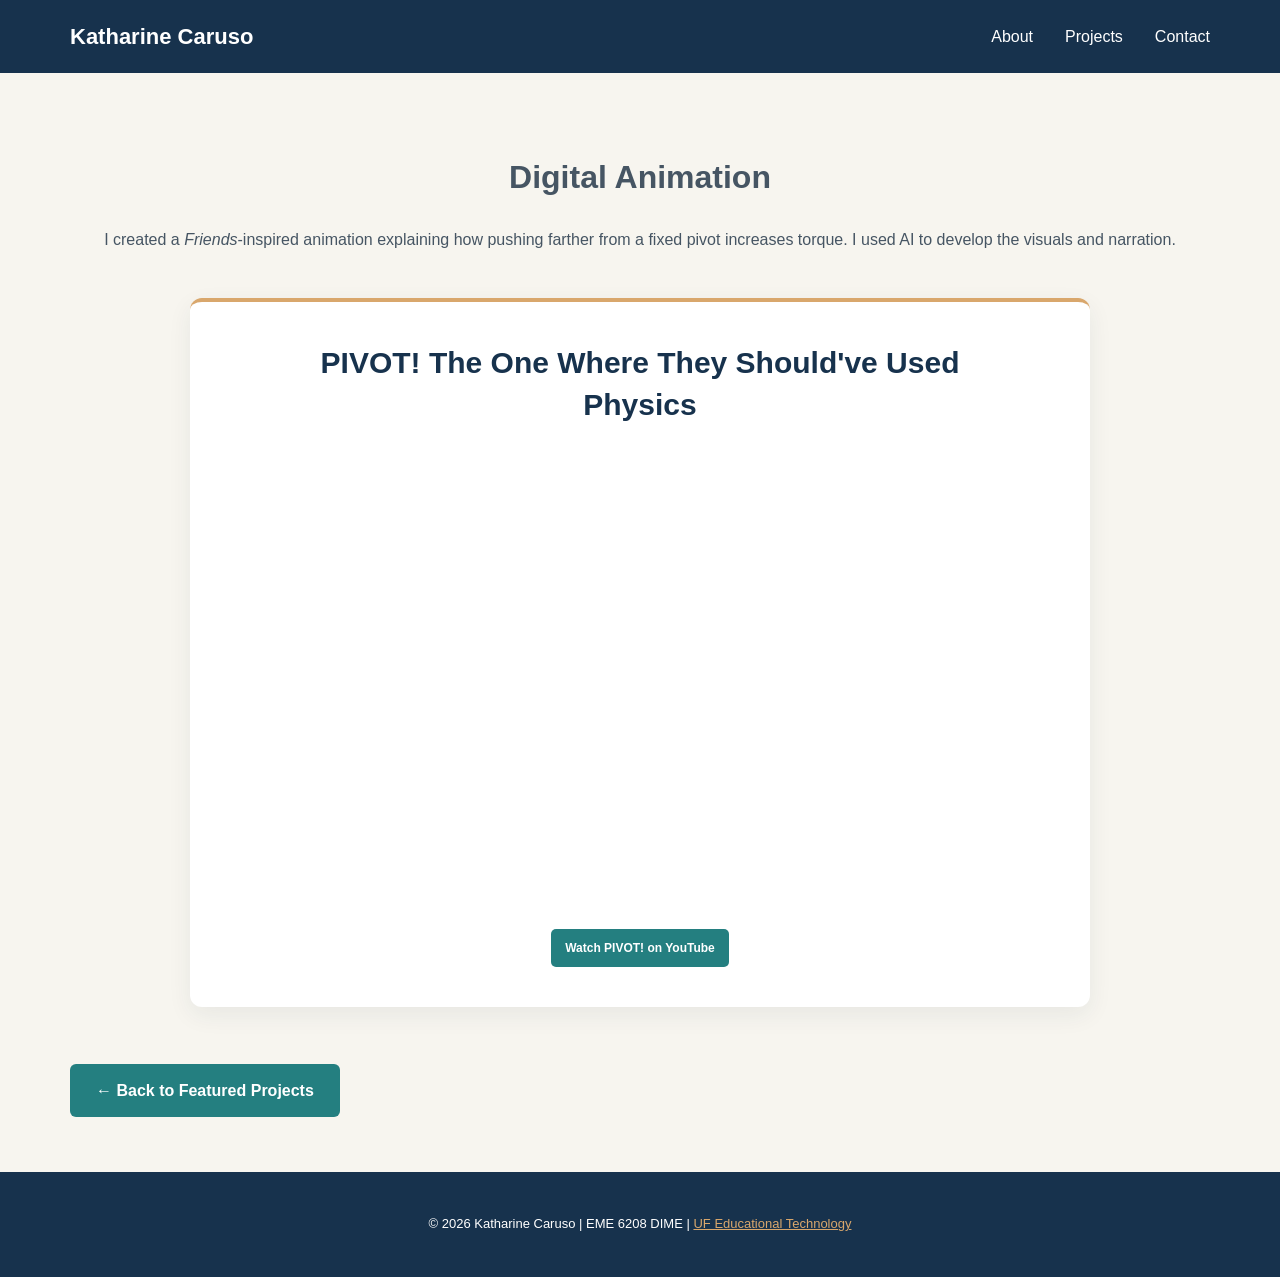
<file: animation.html>
<!DOCTYPE html>
<html lang="en">
<head>
    <meta charset="UTF-8">
    <meta name="viewport" content="width=device-width, initial-scale=1.0">
    <title>Digital Animation | Katharine Caruso ePortfolio</title>
    <link rel="stylesheet" href="style.css">

    <style>
        .digital-animation .animation-card {
            max-width: 900px;
            margin: 0 auto;
            padding: clamp(24px, 4vw, 40px);
            background: #FFFFFF;
            border-top: 4px solid var(--gold);
            border-radius: 12px;
            box-shadow: 0 8px 25px rgba(23, 50, 77, 0.07);
            text-align: center;
        }

        .digital-animation .animation-card h2 {
            color: var(--navy);
            font-size: clamp(24px, 3vw, 30px);
            line-height: 1.4;
            max-width: 650px;
            margin: 0 auto 28px;
        }

        .digital-animation .animation-video {
            max-width: 800px;
            margin: 0 auto;
        }

        .digital-animation .animation-video iframe {
            display: block;
            width: 100%;
            aspect-ratio: 16 / 9;
            border: 0;
            border-radius: 6px;
        }

        .digital-animation .animation-links {
            margin-top: 25px;
        }

        .digital-animation .back-link {
            margin-top: 35px;
            text-align: left;
        }

        .digital-animation .back-link .primary-button {
            color: #FFFFFF;
        }

        .digital-animation .site-footer a {
            color: var(--gold);
        }

        .digital-animation a:focus-visible {
            outline: 2px solid var(--teal);
            outline-offset: 4px;
        }

        .digital-animation .site-header a:focus-visible,
        .digital-animation .site-footer a:focus-visible {
            outline-color: var(--gold);
        }
    </style>
</head>

<body class="digital-animation">

    <header class="site-header">
        <nav class="navigation" aria-label="Main navigation">

            <a class="site-name" href="index.html">
                Katharine Caruso
            </a>

            <div class="nav-links">
                <a href="index.html#about">About</a>
                <a href="index.html#projects">Projects</a>
                <a href="index.html#contact">Contact</a>
            </div>

        </nav>
    </header>

    <main class="projects">

        <header class="section-heading">

            <h1>Digital Animation</h1>

            <p>
                I created a <em>Friends</em>-inspired animation
                explaining how pushing farther from a fixed pivot
                increases torque. I used AI to develop the visuals
                and narration.
            </p>

        </header>

        <section class="animation-card"
                 aria-labelledby="animation-title">

            <h2 id="animation-title">
                PIVOT! The One Where They Should've Used Physics
            </h2>

            <div class="animation-video">

                <iframe
                    src="https://www.youtube-nocookie.com/embed/uYMLR7jfGhE"
                    title="PIVOT! The One Where They Should've Used Physics"
                    loading="lazy"
                    referrerpolicy="strict-origin-when-cross-origin"
                    allow="accelerometer; autoplay; clipboard-write; encrypted-media; gyroscope; picture-in-picture; web-share"
                    allowfullscreen>
                </iframe>

            </div>

            <div class="animation-links">

                <a class="project-link"
                   href="https://youtu.be/uYMLR7jfGhE"
                   target="_blank"
                   rel="noopener noreferrer">
                    Watch PIVOT! on YouTube
                </a>

            </div>

        </section>

        <div class="back-link">
            <a class="primary-button" href="index.html#projects">
                &larr; Back to Featured Projects
            </a>
        </div>

    </main>

    <footer class="site-footer">
        <p>
            &copy; 2026 Katharine Caruso | EME 6208 DIME |
            <a href="https://education.ufl.edu/educational-technology/">
                UF Educational Technology
            </a>
        </p>
    </footer>

</body>
</html>
</file>
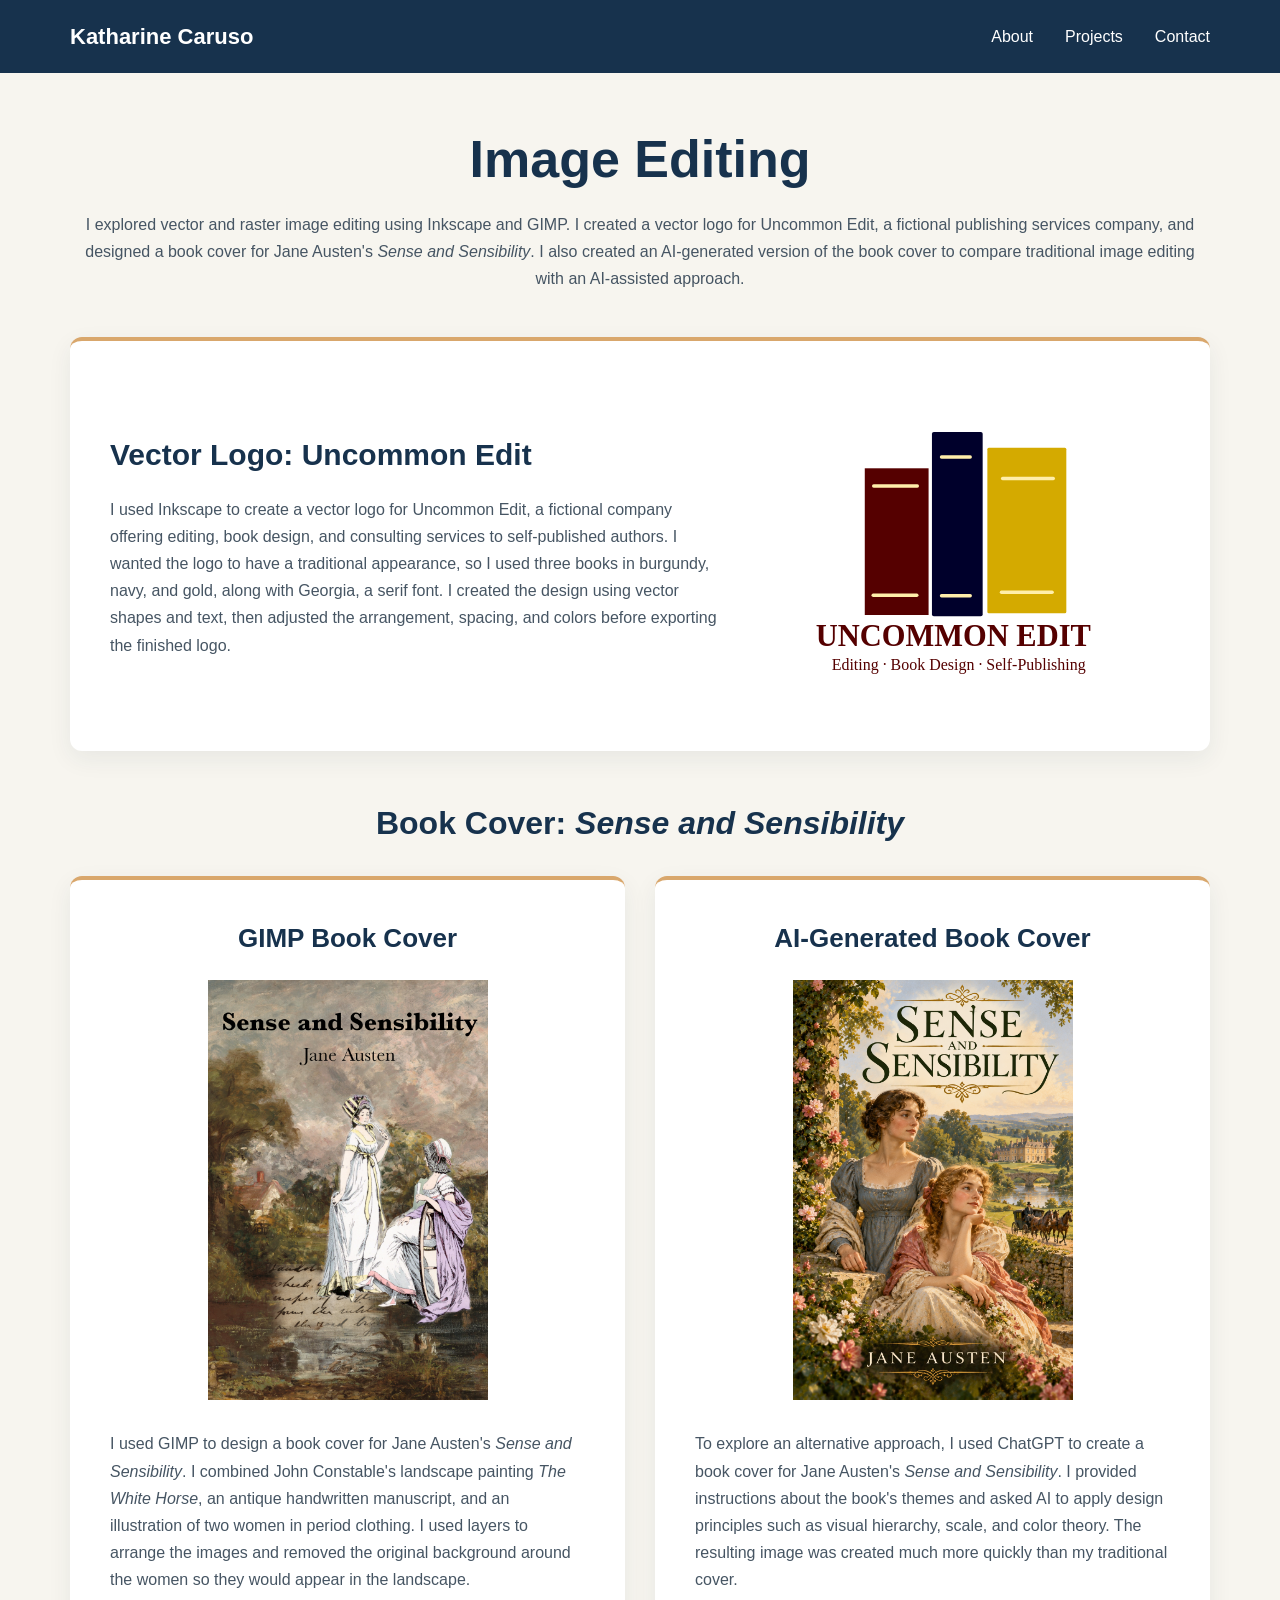
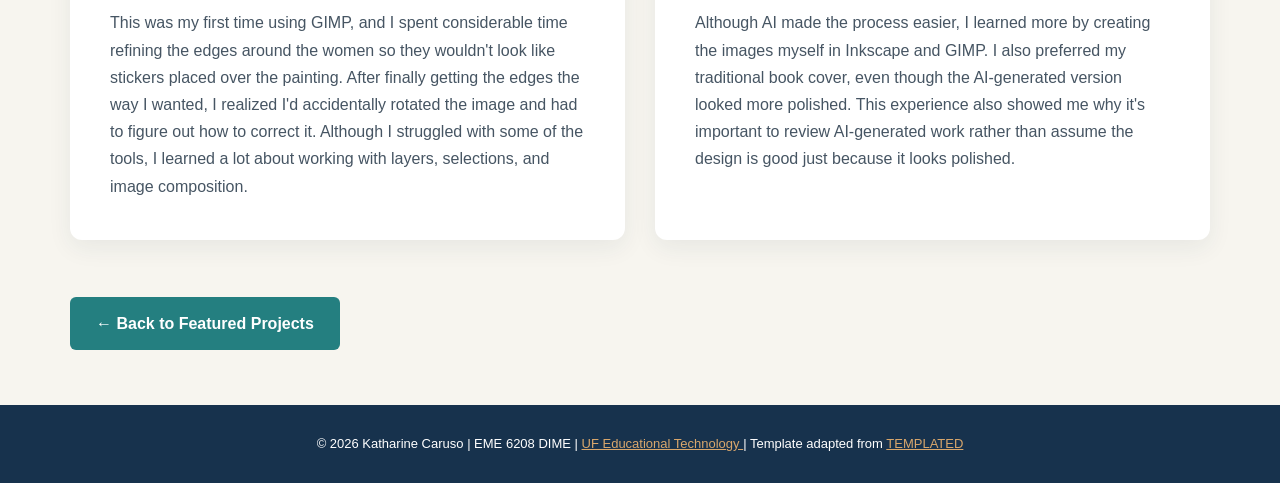
<file: image.html>
<!DOCTYPE html>
<html lang="en">
<head>
    <meta charset="UTF-8">
    <meta name="viewport" content="width=device-width, initial-scale=1.0">
    <title>Image Editing | Katharine Caruso ePortfolio</title>
    <link rel="stylesheet" href="style.css">

    <style>
        .image-editing .artwork-card {
            background: #FFFFFF;
            border-top: 4px solid var(--gold);
            border-radius: 12px;
            padding: clamp(24px, 4vw, 40px);
            box-shadow: 0 8px 25px rgba(23, 50, 77, 0.07);
        }

        .image-editing .artwork-card h2,
        .image-editing .artwork-card h3,
        .image-editing .cover-section-title {
            color: var(--navy);
            line-height: 1.4;
        }

        .image-editing .artwork-card h2 {
            font-size: clamp(24px, 3vw, 30px);
            margin: 0 0 20px;
        }

        .image-editing .artwork-card h3 {
            font-size: clamp(22px, 3vw, 26px);
            margin: 0 0 24px;
            text-align: center;
        }

        .image-editing .vector-card {
            display: grid;
            grid-template-columns: 1.5fr 1fr;
            gap: 40px;
            align-items: center;
        }

        .image-editing .vector-card img {
            display: block;
            width: 100%;
            max-width: 320px;
            height: auto;
            margin: 0 auto;
        }

        .image-editing .book-cover-section {
            margin-top: 50px;
        }

        .image-editing .cover-section-title {
            text-align: center;
            font-size: clamp(26px, 4vw, 32px);
            margin: 0 0 30px;
        }

        .image-editing .book-cover-grid {
            display: grid;
            grid-template-columns: repeat(2, minmax(0, 1fr));
            gap: 30px;
            align-items: stretch;
        }

        .image-editing .book-cover-card img {
            display: block;
            width: 100%;
            max-width: 280px;
            height: auto;
            aspect-ratio: 2 / 3;
            object-fit: contain;
            margin: 0 auto 30px;
        }

        .image-editing .artwork-card p:last-child {
            margin-bottom: 0;
        }

        .image-editing .back-link {
            margin-top: 35px;
            text-align: left;
        }

        .image-editing .back-link .primary-button {
            color: #FFFFFF;
        }

        .image-editing .site-footer a {
            color: var(--gold);
        }

        .image-editing a:focus-visible {
            outline: 2px solid var(--teal);
            outline-offset: 4px;
        }

        .image-editing .site-header a:focus-visible,
        .image-editing .site-footer a:focus-visible {
            outline-color: var(--gold);
        }

        @media (max-width: 768px) {
            .image-editing .vector-card {
                grid-template-columns: 1fr;
                gap: 25px;
            }

            .image-editing .book-cover-grid {
                grid-template-columns: 1fr;
            }

            .image-editing .vector-card img {
                max-width: 250px;
            }
        }
    </style>
</head>

<body class="image-editing">

    <header class="site-header">
        <nav class="navigation" aria-label="Main navigation">

            <a class="site-name" href="index.html">
                Katharine Caruso
            </a>

            <div class="nav-links">
                <a href="index.html#about">About</a>
                <a href="index.html#projects">Projects</a>
                <a href="index.html#contact">Contact</a>
            </div>

        </nav>
    </header>

    <main class="projects">

        <header class="section-heading">

            <h1>Image Editing</h1>

            <p>
                I explored vector and raster image editing using
                Inkscape and GIMP. I created a vector logo for
                Uncommon Edit, a fictional publishing services
                company, and designed a book cover for Jane Austen's
                <em>Sense and Sensibility</em>. I also created an
                AI-generated version of the book cover to compare
                traditional image editing with an AI-assisted approach.
            </p>

        </header>

        <section class="artwork-card vector-card"
                 aria-labelledby="logo-heading">

            <div>

                <h2 id="logo-heading">
                    Vector Logo: Uncommon Edit
                </h2>

                <p>
                    I used Inkscape to create a vector logo for
                    Uncommon Edit, a fictional company offering
                    editing, book design, and consulting services
                    to self-published authors. I wanted the logo
                    to have a traditional appearance, so I used
                    three books in burgundy, navy, and gold, along
                    with Georgia, a serif font. I created the
                    design using vector shapes and text, then
                    adjusted the arrangement, spacing, and colors
                    before exporting the finished logo.
                </p>

            </div>

            <img
                src="uncommon_edit_logo.svg"
                alt="Uncommon Edit vector logo featuring three books">

        </section>

        <section class="book-cover-section"
                 aria-labelledby="cover-heading">

            <h2 class="cover-section-title" id="cover-heading">
                Book Cover: <em>Sense and Sensibility</em>
            </h2>

            <div class="book-cover-grid">

                <section class="artwork-card book-cover-card"
                         aria-labelledby="traditional-heading">

                    <h3 id="traditional-heading">
                        GIMP Book Cover
                    </h3>

                    <img
                        src="sense-and-sensibility-cover-final.png"
                        alt="Sense and Sensibility book cover created in GIMP"
                        loading="lazy">

                    <p>
                        I used GIMP to design a book cover for Jane
                        Austen's <em>Sense and Sensibility</em>.
                        I combined John Constable's landscape
                        painting <em>The White Horse</em>, an
                        antique handwritten manuscript, and an
                        illustration of two women in period clothing.
                        I used layers to arrange the images and
                        removed the original background around the
                        women so they would appear in the landscape.
                    </p>

                    <p>
                        This was my first time using GIMP, and I
                        spent considerable time refining the edges
                        around the women so they wouldn't look
                        like stickers placed over the painting.
                        After finally getting the edges the way
                        I wanted, I realized I'd accidentally
                        rotated the image and had to figure out
                        how to correct it. Although I struggled
                        with some of the tools, I learned a lot
                        about working with layers, selections,
                        and image composition.
                    </p>

                </section>

                <section class="artwork-card book-cover-card"
                         aria-labelledby="ai-heading">

                    <h3 id="ai-heading">
                        AI-Generated Book Cover
                    </h3>

                    <img
                        src="sense-and-sensibility-ai.png"
                        alt="AI-generated Sense and Sensibility book cover"
                        loading="lazy">

                    <p>
                        To explore an alternative approach, I used
                        ChatGPT to create a book cover for Jane
                        Austen's <em>Sense and Sensibility</em>.
                        I provided instructions about the book's
                        themes and asked AI to apply design
                        principles such as visual hierarchy, scale,
                        and color theory. The resulting image was
                        created much more quickly than my
                        traditional cover.
                    </p>

                    <p>
                        Although AI made the process easier,
                        I learned more by creating the images
                        myself in Inkscape and GIMP. I also
                        preferred my traditional book cover,
                        even though the AI-generated version
                        looked more polished. This experience
                        also showed me why it's important to
                        review AI-generated work rather than
                        assume the design is good just because
                        it looks polished.
                    </p>

                </section>

            </div>

        </section>

        <div class="back-link">
            <a class="primary-button" href="index.html#projects">
                &larr; Back to Featured Projects
            </a>
        </div>

    </main>

    <footer class="site-footer">
        <p>
            &copy; 2026 Katharine Caruso | EME 6208 DIME |
            <a href="https://education.ufl.edu/educational-technology/">
                UF Educational Technology
            </a>
            | Template adapted from
            <a href="https://templated.co">TEMPLATED</a>
        </p>
    </footer>

</body>
</html>
</file>
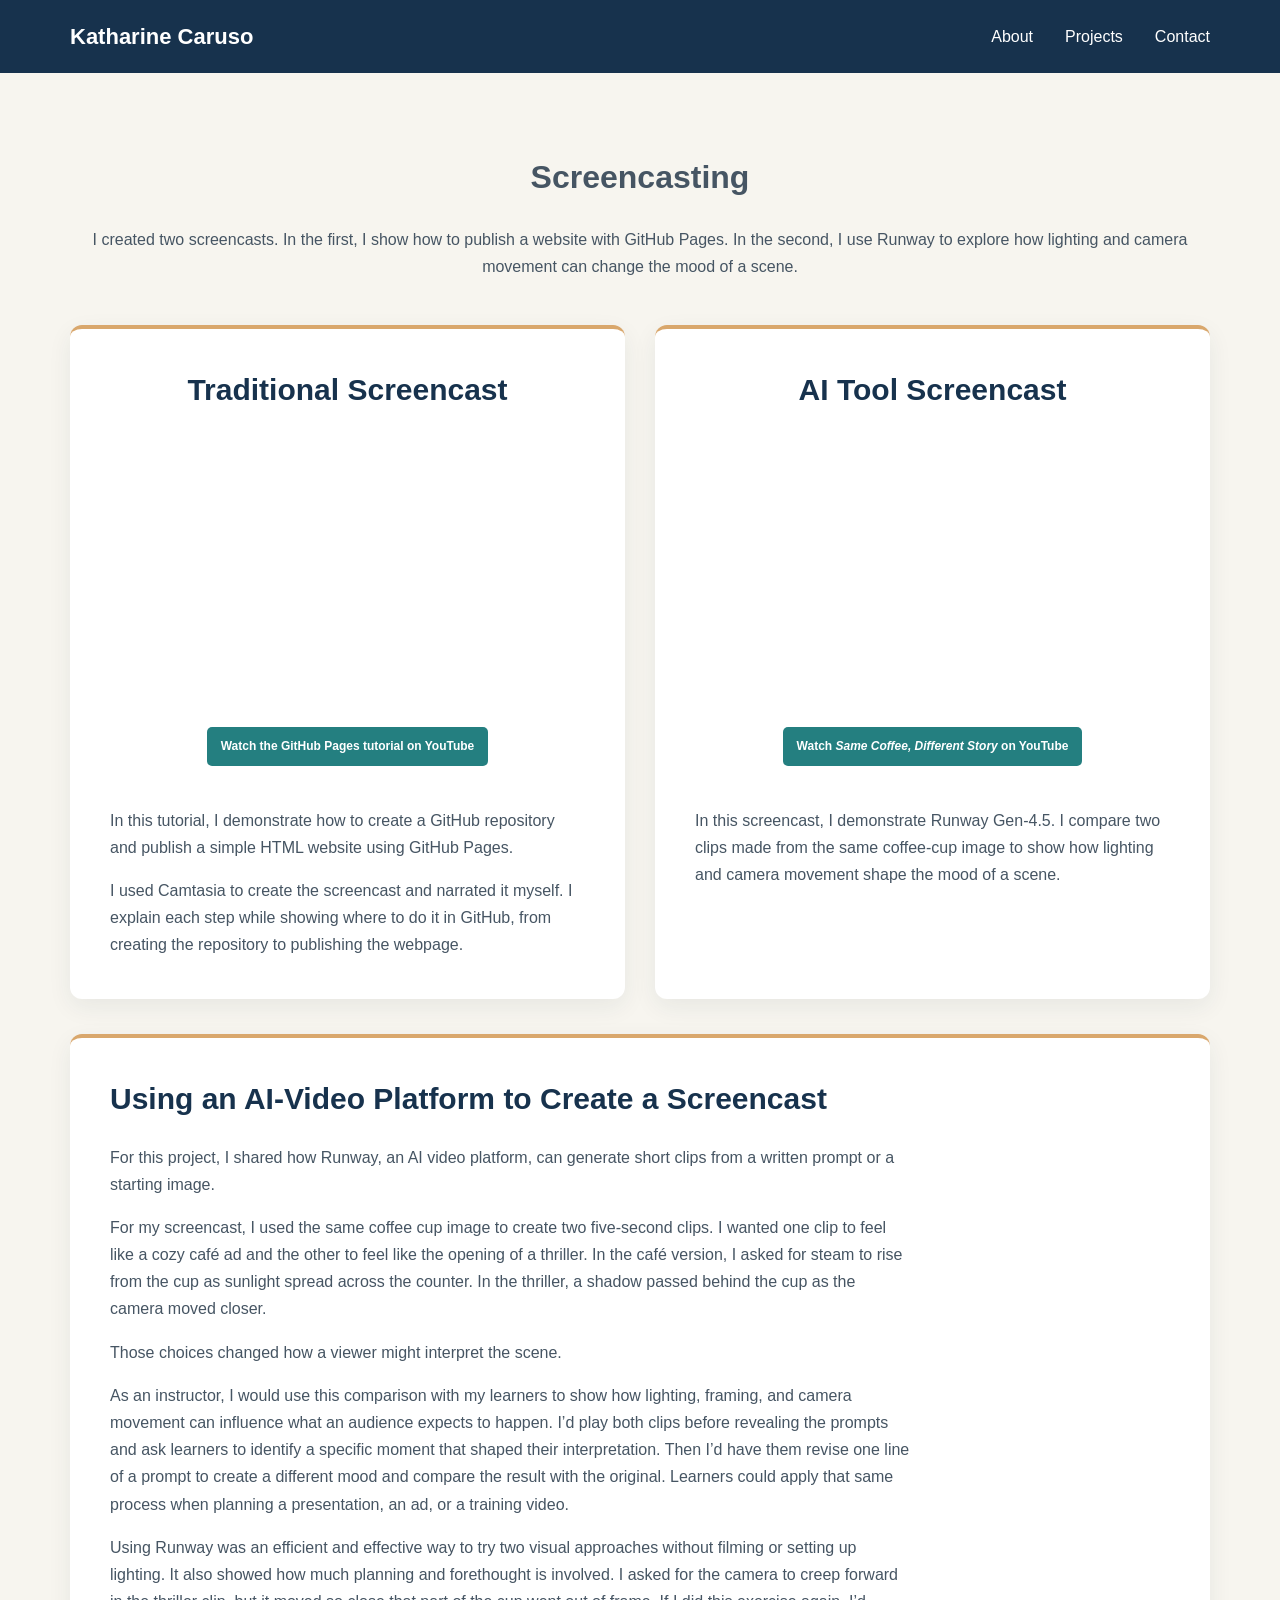
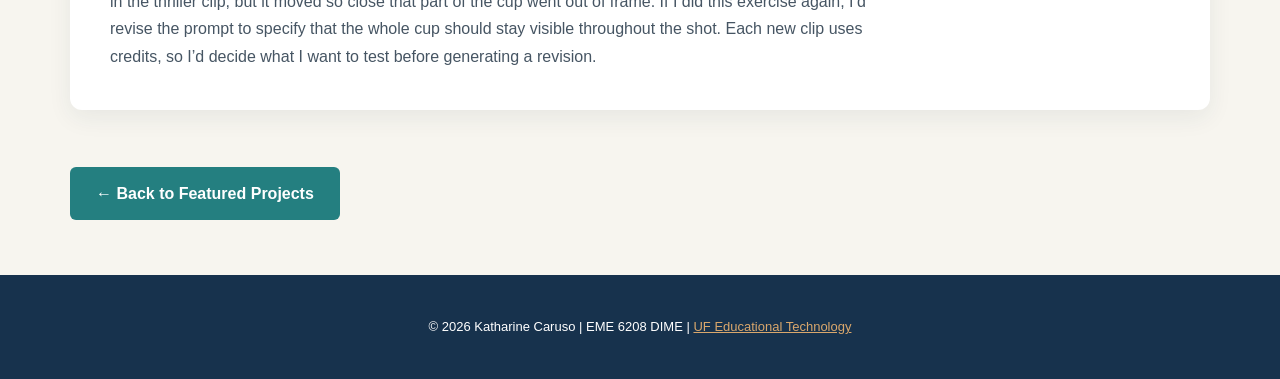
<file: screencast.html>
<!DOCTYPE html>
<html lang="en">
<head>
    <meta charset="UTF-8">
    <meta name="viewport" content="width=device-width, initial-scale=1.0">
    <title>Screencasting | Katharine Caruso ePortfolio</title>
    <link rel="stylesheet" href="style.css">

    <style>
        .screencasting .video-grid {
            display: grid;
            grid-template-columns: repeat(2, minmax(0, 1fr));
            gap: 30px;
            align-items: stretch;
        }

        .screencasting .video-card,
        .screencasting .reflection-card {
            background: #FFFFFF;
            border-top: 4px solid var(--gold);
            border-radius: 12px;
            padding: clamp(24px, 4vw, 40px);
            box-shadow: 0 8px 25px rgba(23, 50, 77, 0.07);
        }

        .screencasting .video-card {
            display: flex;
            flex-direction: column;
        }

        .screencasting .video-card h2,
        .screencasting .reflection-card h2 {
            color: var(--navy);
            font-size: clamp(24px, 3vw, 30px);
            line-height: 1.4;
            margin: 0 0 24px;
        }

        .screencasting .video-card h2 {
            text-align: center;
        }

        .screencasting .video-card iframe {
            display: block;
            width: 100%;
            aspect-ratio: 16 / 9;
            border: 0;
            border-radius: 6px;
        }

        .screencasting .video-links {
            text-align: center;
            margin-top: 25px;
            margin-bottom: 25px;
        }

        .screencasting .video-description {
            text-align: left;
        }

        .screencasting .reflection-card {
            margin-top: 35px;
        }

        .screencasting .reflection-card h2 {
            text-align: left;
        }

        .screencasting .reflection-card p {
            max-width: 90ch;
        }

        .screencasting .reflection-card p:last-child,
        .screencasting .video-description p:last-child {
            margin-bottom: 0;
        }

        .screencasting .back-link {
            margin-top: 35px;
            text-align: left;
        }

        .screencasting .back-link .primary-button {
            color: #FFFFFF;
        }

        .screencasting .site-footer a {
            color: var(--gold);
        }

        .screencasting a:focus-visible {
            outline: 2px solid var(--teal);
            outline-offset: 4px;
        }

        .screencasting .site-header a:focus-visible,
        .screencasting .site-footer a:focus-visible {
            outline-color: var(--gold);
        }

        @media (max-width: 768px) {
            .screencasting .video-grid {
                grid-template-columns: 1fr;
            }
        }
    </style>
</head>

<body class="screencasting">

    <header class="site-header">
        <nav class="navigation" aria-label="Main navigation">

            <a class="site-name" href="index.html">
                Katharine Caruso
            </a>

            <div class="nav-links">
                <a href="index.html#about">About</a>
                <a href="index.html#projects">Projects</a>
                <a href="index.html#contact">Contact</a>
            </div>

        </nav>
    </header>

    <main class="projects">

        <header class="section-heading">

            <h1>Screencasting</h1>

            <p>
                I created two screencasts. In the first, I show
                how to publish a website with GitHub Pages.
                In the second, I use Runway to explore how
                lighting and camera movement can change
                the mood of a scene.
            </p>

        </header>

        <div class="video-grid">

            <section class="video-card"
                     aria-labelledby="github-tutorial-title">

                <h2 id="github-tutorial-title">
                    Traditional Screencast
                </h2>

                <iframe
                    src="https://www.youtube-nocookie.com/embed/pfrvyCOSvxM"
                    title="Publishing a Webpage with GitHub Pages"
                    loading="lazy"
                    referrerpolicy="strict-origin-when-cross-origin"
                    allow="accelerometer; autoplay; clipboard-write; encrypted-media; gyroscope; picture-in-picture; web-share"
                    allowfullscreen>
                </iframe>

                <div class="video-links">

                    <a class="project-link"
                       href="https://youtu.be/pfrvyCOSvxM"
                       target="_blank"
                       rel="noopener noreferrer">
                        Watch the GitHub Pages tutorial on YouTube
                    </a>

                </div>

                <div class="video-description">

                    <p>
                        In this tutorial, I demonstrate how to
                        create a GitHub repository and publish
                        a simple HTML website using GitHub Pages.
                    </p>

                    <p>
                        I used Camtasia to create the screencast
                        and narrated it myself. I explain each
                        step while showing where to do it in
                        GitHub, from creating the repository
                        to publishing the webpage.
                    </p>

                </div>

            </section>

            <section class="video-card"
                     id="screencast"
                     aria-labelledby="screencast-title">

                <h2 id="screencast-title">
                    AI Tool Screencast
                </h2>

                <iframe
                    src="https://www.youtube-nocookie.com/embed/HiM4t4xhzRk"
                    title="Runway Gen-4.5 Screencast | Same Coffee, Different Story"
                    loading="lazy"
                    referrerpolicy="strict-origin-when-cross-origin"
                    allow="accelerometer; autoplay; clipboard-write; encrypted-media; gyroscope; picture-in-picture; web-share"
                    allowfullscreen>
                </iframe>

                <div class="video-links">

                    <a class="project-link"
                       href="https://youtu.be/HiM4t4xhzRk"
                       target="_blank"
                       rel="noopener noreferrer">
                        Watch <em>Same Coffee, Different Story</em>
                        on YouTube
                    </a>

                </div>

                <div class="video-description">

                    <p>
                        In this screencast, I demonstrate
                        Runway Gen-4.5. I compare two clips
                        made from the same coffee-cup image
                        to show how lighting and camera
                        movement shape the mood of a scene.
                    </p>

                </div>

            </section>

        </div>

        <section class="reflection-card"
                 aria-labelledby="runway-reflection-title">

            <h2 id="runway-reflection-title">
                Using an AI-Video Platform to Create a Screencast
            </h2>

            <p>
                For this project, I shared how Runway, an AI
                video platform, can generate short clips from
                a written prompt or a starting image.
            </p>

            <p>
                For my screencast, I used the same coffee cup
                image to create two five-second clips. I wanted
                one clip to feel like a cozy café ad and the
                other to feel like the opening of a thriller.
                In the café version, I asked for steam to rise
                from the cup as sunlight spread across the
                counter. In the thriller, a shadow passed
                behind the cup as the camera moved closer.
            </p>

            <p>
                Those choices changed how a viewer might
                interpret the scene.
            </p>

            <p>
                As an instructor, I would use this comparison
                with my learners to show how lighting, framing,
                and camera movement can influence what an
                audience expects to happen. I’d play both clips
                before revealing the prompts and ask learners
                to identify a specific moment that shaped their
                interpretation. Then I’d have them revise one
                line of a prompt to create a different mood
                and compare the result with the original.
                Learners could apply that same process when
                planning a presentation, an ad, or a training
                video.
            </p>

            <p>
                Using Runway was an efficient and effective
                way to try two visual approaches without
                filming or setting up lighting. It also
                showed how much planning and forethought
                is involved. I asked for the camera to creep
                forward in the thriller clip, but it moved
                so close that part of the cup went out of
                frame. If I did this exercise again, I’d
                revise the prompt to specify that the whole
                cup should stay visible throughout the shot.
                Each new clip uses credits, so I’d decide
                what I want to test before generating a
                revision.
            </p>

        </section>

        <div class="back-link">
            <a class="primary-button" href="index.html#projects">
                &larr; Back to Featured Projects
            </a>
        </div>

    </main>

    <footer class="site-footer">
        <p>
            &copy; 2026 Katharine Caruso | EME 6208 DIME |
            <a href="https://education.ufl.edu/educational-technology/">
                UF Educational Technology
            </a>
        </p>
    </footer>

</body>
</html>
</file>
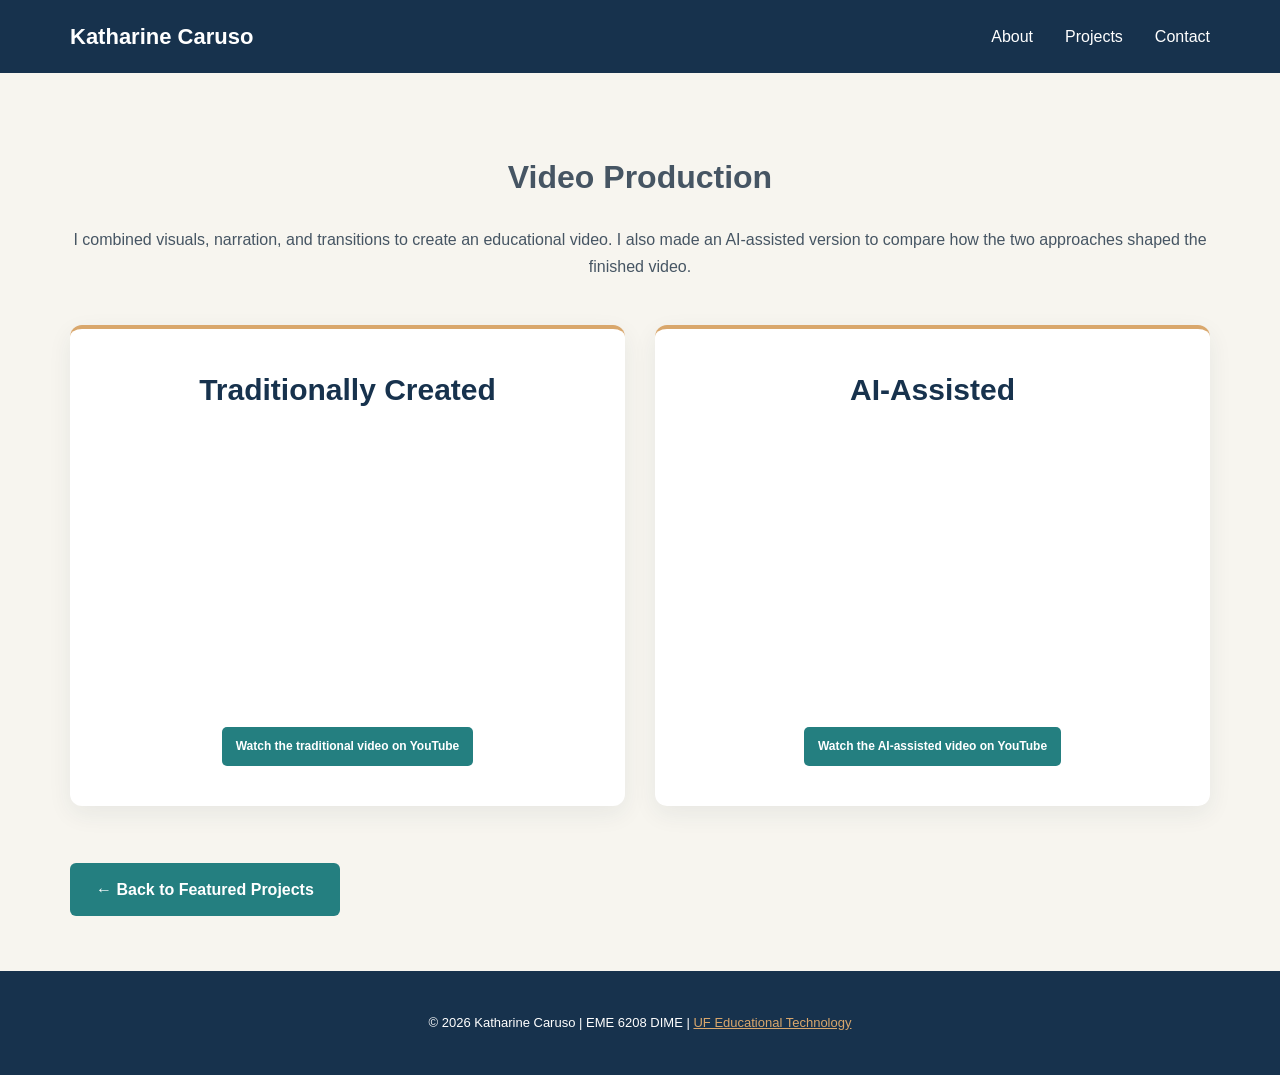
<file: video.html>
<!DOCTYPE html>
<html lang="en">
<head>
    <meta charset="UTF-8">
    <meta name="viewport" content="width=device-width, initial-scale=1.0">
    <title>Video Production | Katharine Caruso ePortfolio</title>
    <link rel="stylesheet" href="style.css">

    <style>
        .video-production .video-grid {
            display: grid;
            grid-template-columns: repeat(2, minmax(0, 1fr));
            gap: 30px;
            align-items: stretch;
        }

        .video-production .video-card {
            display: flex;
            flex-direction: column;
            background: #FFFFFF;
            border-top: 4px solid var(--gold);
            border-radius: 12px;
            padding: clamp(24px, 4vw, 40px);
            box-shadow: 0 8px 25px rgba(23, 50, 77, 0.07);
            text-align: center;
        }

        .video-production .video-card h2 {
            color: var(--navy);
            font-size: clamp(24px, 3vw, 30px);
            line-height: 1.4;
            margin: 0 0 24px;
        }

        .video-production .video-card iframe {
            display: block;
            width: 100%;
            aspect-ratio: 16 / 9;
            border: 0;
            border-radius: 6px;
        }

        .video-production .video-links {
            margin-top: auto;
            padding-top: 25px;
        }

        .video-production .back-link {
            margin-top: 35px;
            text-align: left;
        }

        .video-production .back-link .primary-button {
            color: #FFFFFF;
        }

        .video-production .site-footer a {
            color: var(--gold);
        }

        .video-production a:focus-visible {
            outline: 2px solid var(--teal);
            outline-offset: 4px;
        }

        .video-production .site-header a:focus-visible,
        .video-production .site-footer a:focus-visible {
            outline-color: var(--gold);
        }

        @media (max-width: 768px) {
            .video-production .video-grid {
                grid-template-columns: 1fr;
            }
        }
    </style>
</head>

<body class="video-production">

    <header class="site-header">
        <nav class="navigation" aria-label="Main navigation">

            <a class="site-name" href="index.html">
                Katharine Caruso
            </a>

            <div class="nav-links">
                <a href="index.html#about">About</a>
                <a href="index.html#projects">Projects</a>
                <a href="index.html#contact">Contact</a>
            </div>

        </nav>
    </header>

    <main class="projects">

        <header class="section-heading">

            <h1>Video Production</h1>

            <p>
                I combined visuals, narration, and transitions
                to create an educational video. I also made an
                AI-assisted version to compare how the two
                approaches shaped the finished video.
            </p>

        </header>

        <div class="video-grid">

            <section class="video-card"
                     aria-labelledby="traditional-video">

                <h2 id="traditional-video">
                    Traditionally Created
                </h2>

                <iframe
                    src="https://youtu.be/zpbrTq1ss1I"
                    title="Traditionally created educational video"
                    loading="lazy"
                    allow="accelerometer; autoplay; clipboard-write; encrypted-media; gyroscope; picture-in-picture; web-share"
                    allowfullscreen>
                </iframe>

                <div class="video-links">

                    <a class="project-link"
                       href="https://youtu.be/zpbrTq1ss1I"
                       target="_blank"
                       rel="noopener noreferrer">
                        Watch the traditional video on YouTube
                    </a>

                </div>

            </section>

            <section class="video-card"
                     aria-labelledby="ai-video">

                <h2 id="ai-video">
                    AI-Assisted
                </h2>

                <iframe
                    src="https://www.youtube-nocookie.com/embed/XCssJnGCSkc"
                    title="AI-assisted educational video"
                    loading="lazy"
                    allow="accelerometer; autoplay; clipboard-write; encrypted-media; gyroscope; picture-in-picture; web-share"
                    allowfullscreen>
                </iframe>

                <div class="video-links">

                    <a class="project-link"
                       href="https://youtu.be/XCssJnGCSkc"
                       target="_blank"
                       rel="noopener noreferrer">
                        Watch the AI-assisted video on YouTube
                    </a>

                </div>

            </section>

        </div>

        <div class="back-link">
            <a class="primary-button" href="index.html#projects">
                &larr; Back to Featured Projects
            </a>
        </div>

    </main>

    <footer class="site-footer">
        <p>
            &copy; 2026 Katharine Caruso | EME 6208 DIME |
            <a href="https://education.ufl.edu/educational-technology/">
                UF Educational Technology
            </a>
        </p>
    </footer>

</body>
</html>
</file>
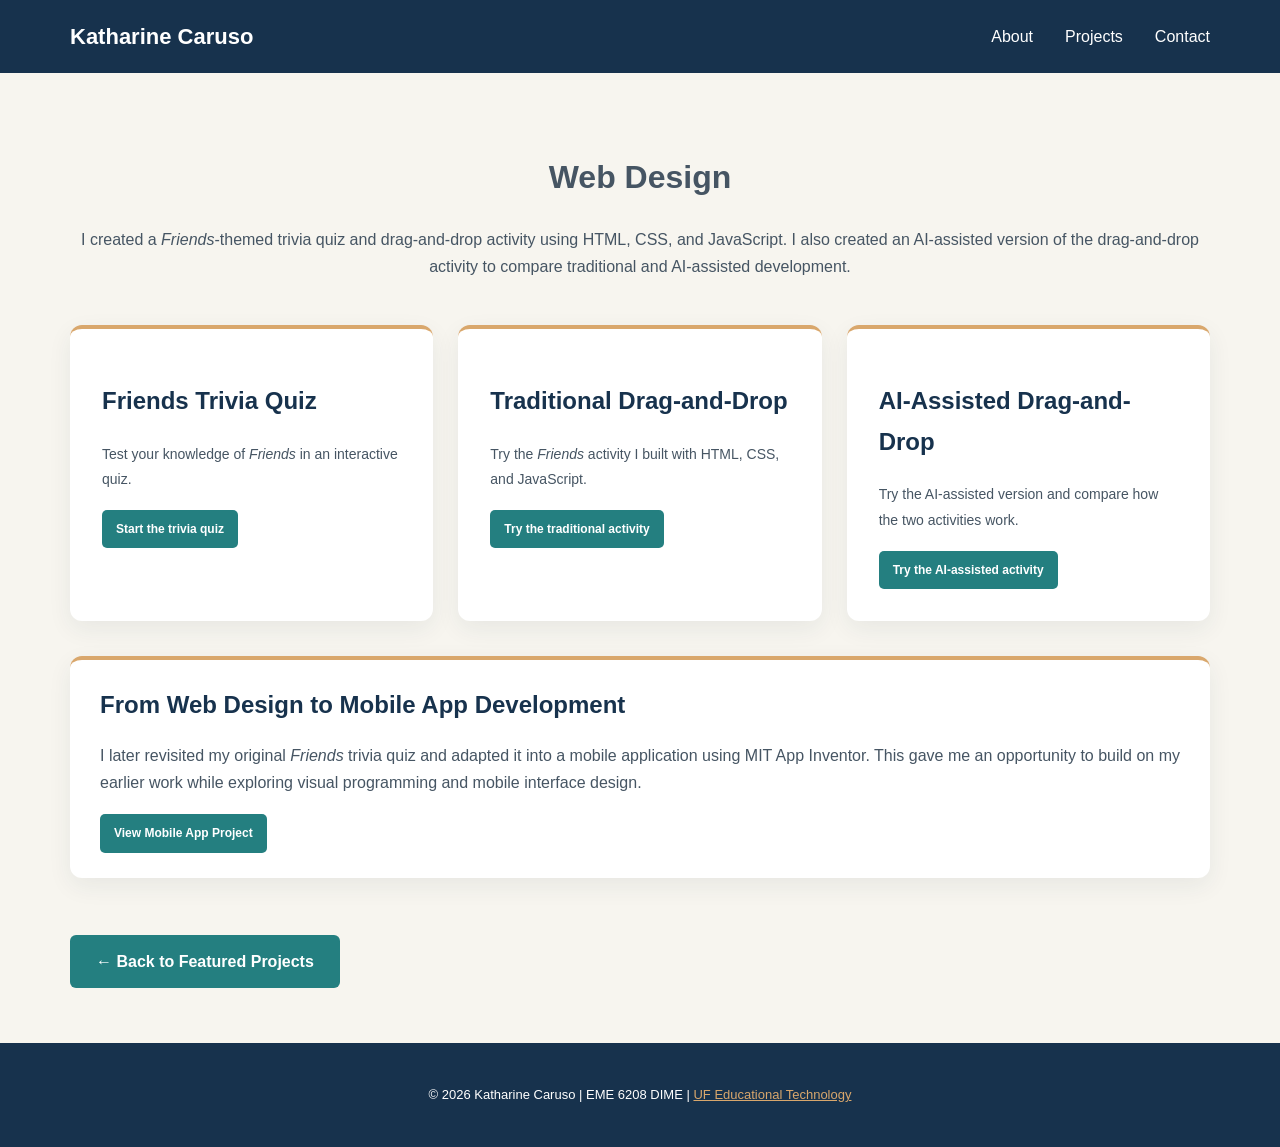
<file: web.html>
<!DOCTYPE html>
<html lang="en">
<head>
    <meta charset="UTF-8">
    <meta name="viewport" content="width=device-width, initial-scale=1.0">
    <title>Web Design | Katharine Caruso ePortfolio</title>
    <link rel="stylesheet" href="style.css">

    <style>
        .web-design .back-link {
            margin-top: 35px;
            text-align: left;
        }

        .web-design .back-link .primary-button {
            color: #FFFFFF;
        }

        .web-design .related-project {
            margin-top: 35px;
            padding: 25px 30px;
            background: #FFFFFF;
            border-top: 4px solid var(--gold);
            border-radius: 12px;
            box-shadow: 0 8px 25px rgba(23, 50, 77, 0.07);
        }

        .web-design .related-project h2 {
            color: var(--navy);
            margin: 0 0 15px;
            font-size: 24px;
        }

        .web-design .site-footer a {
            color: var(--gold);
        }

        .web-design a:focus-visible {
            outline: 2px solid var(--teal);
            outline-offset: 4px;
        }

        .web-design .site-header a:focus-visible,
        .web-design .site-footer a:focus-visible {
            outline-color: var(--gold);
        }
    </style>
</head>

<body class="web-design">

    <header class="site-header">
        <nav class="navigation" aria-label="Main navigation">

            <a class="site-name" href="index.html">
                Katharine Caruso
            </a>

            <div class="nav-links">
                <a href="index.html#about">About</a>
                <a href="index.html#projects">Projects</a>
                <a href="index.html#contact">Contact</a>
            </div>

        </nav>
    </header>

    <main class="projects">

        <header class="section-heading">

            <h1>Web Design</h1>

            <p>
                I created a <em>Friends</em>-themed trivia quiz
                and drag-and-drop activity using HTML, CSS, and
                JavaScript. I also created an AI-assisted version
                of the drag-and-drop activity to compare traditional
                and AI-assisted development.
            </p>

        </header>

        <div class="project-grid">

            <article class="project-card">

                <h2>Friends Trivia Quiz</h2>

                <p>
                    Test your knowledge of <em>Friends</em>
                    in an interactive quiz.
                </p>

                <div class="project-links">
                    <a class="project-link" href="friends-quiz/">
                        Start the trivia quiz
                    </a>
                </div>

            </article>

            <article class="project-card">

                <h2>Traditional Drag-and-Drop</h2>

                <p>
                    Try the <em>Friends</em> activity I built
                    with HTML, CSS, and JavaScript.
                </p>

                <div class="project-links">
                    <a class="project-link" href="friends-drag-drop/">
                        Try the traditional activity
                    </a>
                </div>

            </article>

            <article class="project-card">

                <h2>AI-Assisted Drag-and-Drop</h2>

                <p>
                    Try the AI-assisted version and compare
                    how the two activities work.
                </p>

                <div class="project-links">
                    <a class="project-link" href="friends-drag-drop-ai/">
                        Try the AI-assisted activity
                    </a>
                </div>

            </article>

        </div>

        <section class="related-project">

            <h2>From Web Design to Mobile App Development</h2>

            <p>
                I later revisited my original <em>Friends</em>
                trivia quiz and adapted it into a mobile application
                using MIT App Inventor. This gave me an opportunity
                to build on my earlier work while exploring visual
                programming and mobile interface design.
            </p>

            <div class="project-links">
                <a class="project-link" href="mobile-app.html">
                    View Mobile App Project
                </a>
            </div>

        </section>

        <div class="back-link">
            <a class="primary-button" href="index.html#projects">
                &larr; Back to Featured Projects
            </a>
        </div>

    </main>

    <footer class="site-footer">
        <p>
            &copy; 2026 Katharine Caruso | EME 6208 DIME |
            <a href="https://education.ufl.edu/educational-technology/">
                UF Educational Technology
            </a>
        </p>
    </footer>

</body>
</html>
</file>
<file: style.css>
/* Kate Caruso - AI-Enhanced ePortfolio */

:root {
    --navy: #17324D;
    --teal: #247F80;
    --ivory: #F7F5EF;
    --gold: #D9A76C;
    --text: #465563;
}

* {
    box-sizing: border-box;
}

html {
    scroll-behavior: smooth;
}

body {
    margin: 0;
    background: var(--ivory);
    color: var(--text);
    font-family: 'Segoe UI', Arial, sans-serif;
    line-height: 1.7;
}

/* Navigation */

.site-header {
    background: var(--navy);
}

.navigation {
    max-width: 1200px;
    margin: 0 auto;
    padding: 18px 30px;
    display: flex;
    justify-content: space-between;
    align-items: center;
}

.site-name {
    color: white;
    font-size: 22px;
    font-weight: 600;
    text-decoration: none;
}

.nav-links {
    display: flex;
    gap: 32px;
}

.nav-links a {
    color: white;
    text-decoration: none;
}

.nav-links a:hover {
    color: var(--gold);
}

/* Introduction */

.hero {
    max-width: 1200px;
    margin: 0 auto;
    padding: 85px 30px;
    display: grid;
    grid-template-columns: 1.2fr 0.8fr;
    gap: 70px;
    align-items: center;
}

.eyebrow {
    color: var(--teal);
    font-size: 13px;
    font-weight: 700;
    letter-spacing: 3px;
}

.hero h1 {
    color: var(--navy);
    font-size: 64px;
    line-height: 1.1;
    margin: 15px 0;
}

.hero h2 {
    color: var(--teal);
    font-size: 25px;
    font-weight: 500;
    line-height: 1.4;
    margin-bottom: 28px;
}

.hero-text p {
    max-width: 600px;
}

.primary-button {
    display: inline-block;
    margin-top: 22px;
    padding: 13px 26px;
    background: var(--teal);
    color: white;
    text-decoration: none;
    border-radius: 6px;
    font-weight: 600;
}

.primary-button:hover {
    background: var(--navy);
}

/* Headshot */

.hero-photo img {
    display: block;
    width: 100%;
    max-width: 410px;
    margin: 0 auto;
    border-radius: 18px;
    border-bottom: 6px solid var(--gold);
    box-shadow: 0 18px 45px rgba(23, 50, 77, 0.15);
}

/* Temporary styling for lower sections */

.projects,
.contact {
    max-width: 1200px;
    margin: 0 auto;
    padding: 55px 30px;
}

.projects h2,
.contact h2 {
    color: var(--navy);
}

.site-footer {
    padding: 28px;
    text-align: center;
    background: var(--navy);
    color: white;
    font-size: 13px;
}

/* Smaller screens */

@media (max-width: 768px) {
    .navigation {
        flex-direction: column;
        gap: 15px;
    }

    .nav-links {
        gap: 18px;
        flex-wrap: wrap;
        justify-content: center;
    }

    .hero {
        grid-template-columns: 1fr;
        padding: 45px 24px;
        gap: 35px;
    }

    .hero h1 {
        font-size: 46px;
    }

    .hero-photo img {
        max-width: 330px;
    }
}

/* Featured Project Cards */

.section-heading {
    text-align: center;
    margin-bottom: 45px;
}

.section-heading h2 {
    font-size: 38px;
    margin: 10px 0;
}

.project-grid {
    display: grid;
    grid-template-columns: repeat(3, 1fr);
    gap: 25px;
}

.project-card {
    background: #FFFFFF;
    padding: 32px;
    border-radius: 12px;
    border-top: 4px solid var(--gold);
    box-shadow: 0 8px 25px rgba(23, 50, 77, 0.07);
    transition: transform 0.3s ease, box-shadow 0.3s ease;
}

.project-card:hover {
    transform: translateY(-6px);
    box-shadow: 0 15px 35px rgba(23, 50, 77, 0.13);
}

.project-number {
    color: var(--teal);
    font-size: 11px;
    font-weight: 700;
    letter-spacing: 1.5px;
}

.project-card h3 {
    color: var(--navy);
    font-size: 23px;
    margin: 18px 0 12px;
}

.project-card p {
    font-size: 14px;
    line-height: 1.8;
}

.project-status {
    display: inline-block;
    margin-top: 15px;
    padding: 6px 14px;
    border-radius: 20px;
    background: #E4F2EF;
    color: var(--teal);
    font-size: 12px;
    font-weight: 600;
}

.project-status.upcoming {
    background: #F4EEE5;
    color: #8A6740;
}

/* Responsive Project Grid */

@media (max-width: 900px) {
    .project-grid {
        grid-template-columns: repeat(2, 1fr);
    }
}

@media (max-width: 600px) {
    .project-grid {
        grid-template-columns: 1fr;
    }
}

/* Project Links */

.project-links {
    display: flex;
    flex-wrap: wrap;
    gap: 10px;
    margin-top: 18px;
}

.project-link {
    display: inline-block;
    padding: 9px 14px;
    background: var(--teal);
    color: #FFFFFF;
    text-decoration: none;
    border-radius: 5px;
    font-size: 12px;
    font-weight: 600;
    transition: background 0.2s ease;
}

.project-link:hover {
    background: var(--navy);
}

/* Image Editing page */

.image-editing .image-page {
    max-width: 1200px;
    margin: 0 auto;
    padding: clamp(36px, 6vw, 72px) clamp(20px, 4vw, 30px);
}

.image-editing h1,
.image-editing h2 {
    color: var(--navy);
    line-height: 1.2;
}

.image-editing .image-intro {
    max-width: 72ch;
}

.image-editing h1 {
    margin: 0 0 20px;
    font-size: clamp(36px, 6vw, 52px);
}

.image-editing h2 {
    margin: 0 0 20px;
    font-size: clamp(24px, 4vw, 32px);
}

.image-editing .image-project {
    margin-top: clamp(32px, 5vw, 56px);
    padding-top: clamp(24px, 4vw, 40px);
    border-top: 2px solid var(--gold);
}

.image-editing .logo-layout,
.image-editing .cover-layout {
    display: grid;
    gap: clamp(24px, 4vw, 48px);
}

.image-editing .logo-layout {
    grid-template-columns: minmax(0, 3fr) minmax(0, 2fr);
    align-items: center;
}

.image-editing .cover-layout {
    grid-template-columns: repeat(2, minmax(0, 1fr));
}

.image-editing .cover-layout h3 {
    margin: 0 0 16px;
    color: var(--teal);
    font-size: 20px;
    line-height: 1.35;
}

.image-editing .image-project img {
    display: block;
    width: 100%;
    height: auto;
}

.image-editing .logo-layout img {
    max-width: 390px;
    margin-inline: auto;
}

.image-editing .cover-layout img {
    max-width: 340px;
    margin: 0 auto 20px;
    aspect-ratio: 2 / 3;
    object-fit: contain;
    object-position: top center;
}

.image-editing .site-footer p {
    margin: 0;
}

.image-editing .site-footer a {
    color: var(--gold);
}

.image-editing .site-header a:focus-visible,
.image-editing .site-footer a:focus-visible {
    outline: 2px solid var(--gold);
    outline-offset: 4px;
}

@media (max-width: 640px) {
    .image-editing .logo-layout,
    .image-editing .cover-layout {
        grid-template-columns: minmax(0, 1fr);
    }
}
</file>
<file: friends-drag-drop/style.css>
body{
		font-family: Trebuchet MS, Lucida Sans Unicode, Arial, sans-serif;	/* Font to use */
		background-color:#F3EDFA;
	}
	#footer{
		height:30px;
		vertical-align:middle;
		text-align:right;
		clear:both;
		padding-right:3px;
		background-color:#6B4E9B;
		margin-top:2px;
		width:790px;
	}
	#footer form{
		margin:0px;
		margin-top:2px;
	}
	#dhtmlgoodies_dragDropContainer{	/* Main container for this script */
		width:900px;
		height:550px;
		border:1px solid #6B4E9B;
		background-color:#FFF;
		-moz-user-select:none;
	}
	#dhtmlgoodies_dragDropContainer ul{	/* General rules for all <ul> */
		margin-top:0px;
		margin-left:0px;
		margin-bottom:0px;
		padding:2px;
	}
	
	#dhtmlgoodies_dragDropContainer li,#dragContent li,li#indicateDestination{	/* Movable items, i.e. <LI> */
		list-style-type:none;
		height:15px;
		background-color:#FFF2B3;
		border:1px solid #000;
		padding:2px;
		margin-bottom:2px;
		cursor:pointer;
		font-size:13px;
		line-height:15px;
		white-space: normal;
	}

	li#indicateDestination{	/* Box indicating where content will be dropped - i.e. the one you use if you don't use arrow */
		border:1px dotted #600;	
		background-color:#FFF;
	}
		
	#dhtmlgoodies_dragDropContainer ul li.correctAnswer{	/* Correctly moved item */
		background-color:#3F7856;
		color:#FFF;
	}
	#dhtmlgoodies_dragDropContainer ul li.wrongAnswer{	/* Item moved to wrong box */
		background-color:#A94757;
		color:#FFF;
	}
	
	
	/* LEFT COLUMN CSS */
	div#dhtmlgoodies_listOfItems{	/* Left column "Available students" */
		
		float:left;
		margin-left:10px;
		padding-left:10px;
		padding-right:10px;
		
		/* CSS HACK */
		width: 180px;	/* IE 5.x */
		width/* */:/**/160px;	/* Other browsers */
		width: /**/220px;
				
	}
	#dhtmlgoodies_listOfItems ul{	/* Left(Sources) column <ul> */
		height:500px;	

	}
		
	div#dhtmlgoodies_listOfItems div{
		border:1px solid #999;		
	}
	div#dhtmlgoodies_listOfItems div ul{	/* Left column <ul> */
		margin-left:10px;	/* Space at the left of list - the arrow will be positioned there */
		margin-right:10px;
	}
	#dhtmlgoodies_listOfItems div p{	/* Heading above left column */
		margin:0px;	
		font-weight:bold;
		padding-left:12px;
		background-color:#6B4E9B;	
		color:#FFF;
		margin-bottom:5px;
	}
	/* END LEFT COLUMN CSS */
	
	#dhtmlgoodies_dragDropContainer .mouseover{	/* Mouse over effect DIV box in right column */
		background-color:#EDE3F5;
		border:1px solid #6B4E9B;
	}
	
	/* Start main container CSS */
	
	div#dhtmlgoodies_mainContainer{	/* Right column DIV */
		width:650px;
		float:left;	
	}
	#dhtmlgoodies_mainContainer div{	/* Parent <div> of small boxes */
		float:left;
		margin-right:10px;
		margin-bottom:10px;
		margin-top:0px;
		border:1px solid #999;

		/* CSS HACK */
		width: 172px;	/* IE 5.x */
		width/* */:/**/170px;	/* Other browsers */
		width: /**/200px;
				
	}
	#dhtmlgoodies_mainContainer div ul{
		margin-left:10px;
	}
	
	#dhtmlgoodies_mainContainer div p{	/* Heading above small boxes */
		margin:0px;
		padding:0px;
		padding-left:12px;
		font-weight:bold;
		background-color:#6B4E9B;	
		color:#FFF;	
		margin-bottom:5px;
	}
	
	#dhtmlgoodies_mainContainer ul{	/* Small box in right column ,i.e <ul> */
		width:180px;
		height:80px;	
		border:0px;	
		margin-bottom:0px;
		overflow:hidden;
		
	}
	
	#dragContent{	/* Drag container */
		position:absolute;
		width:150px;
		height:15px;
		display:none;
		margin:0px;
		padding:0px;
		z-index:2000;
	}

	#dragDropIndicator{	/* DIV for the small arrow */
		position:absolute;
		width:7px;
		height:10px;
		display:none;
		z-index:1000;
		margin:0px;
		padding:0px;
	}
	.style1 {color: #882E42;}
</file>
